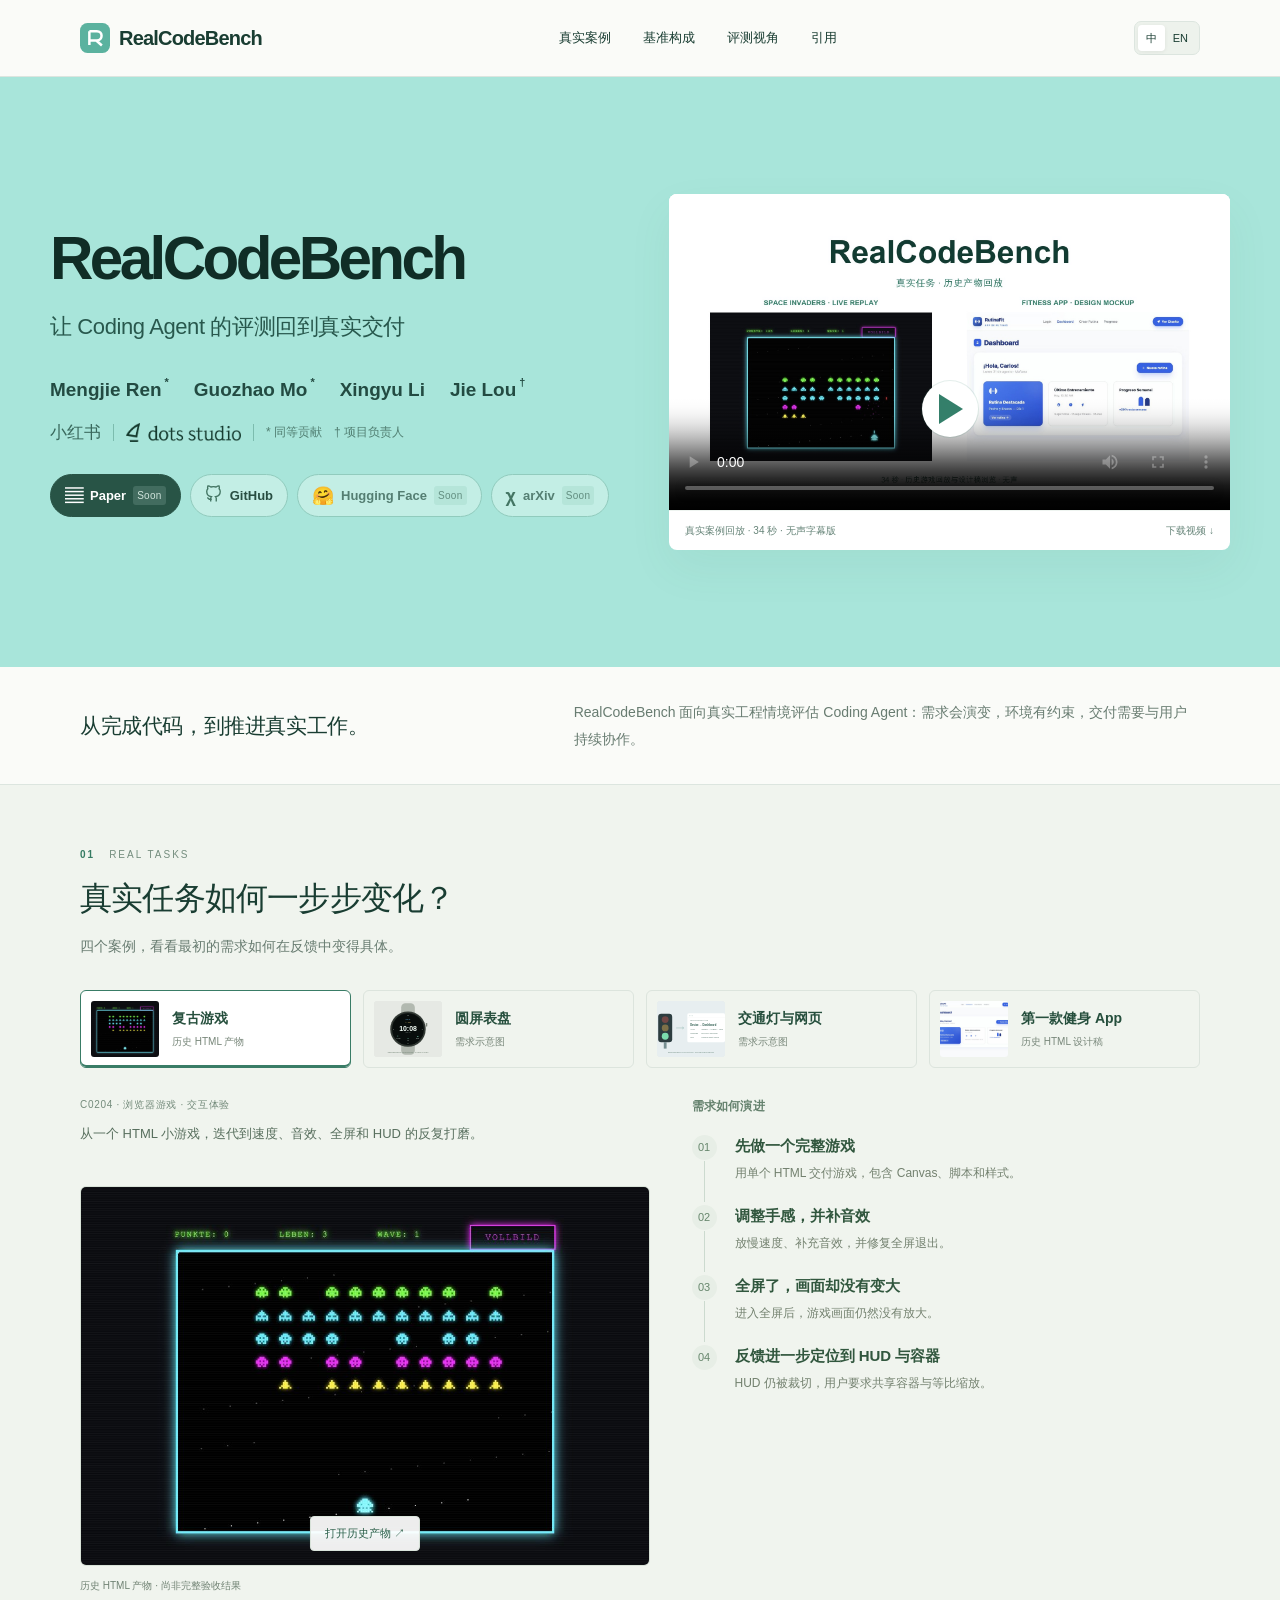
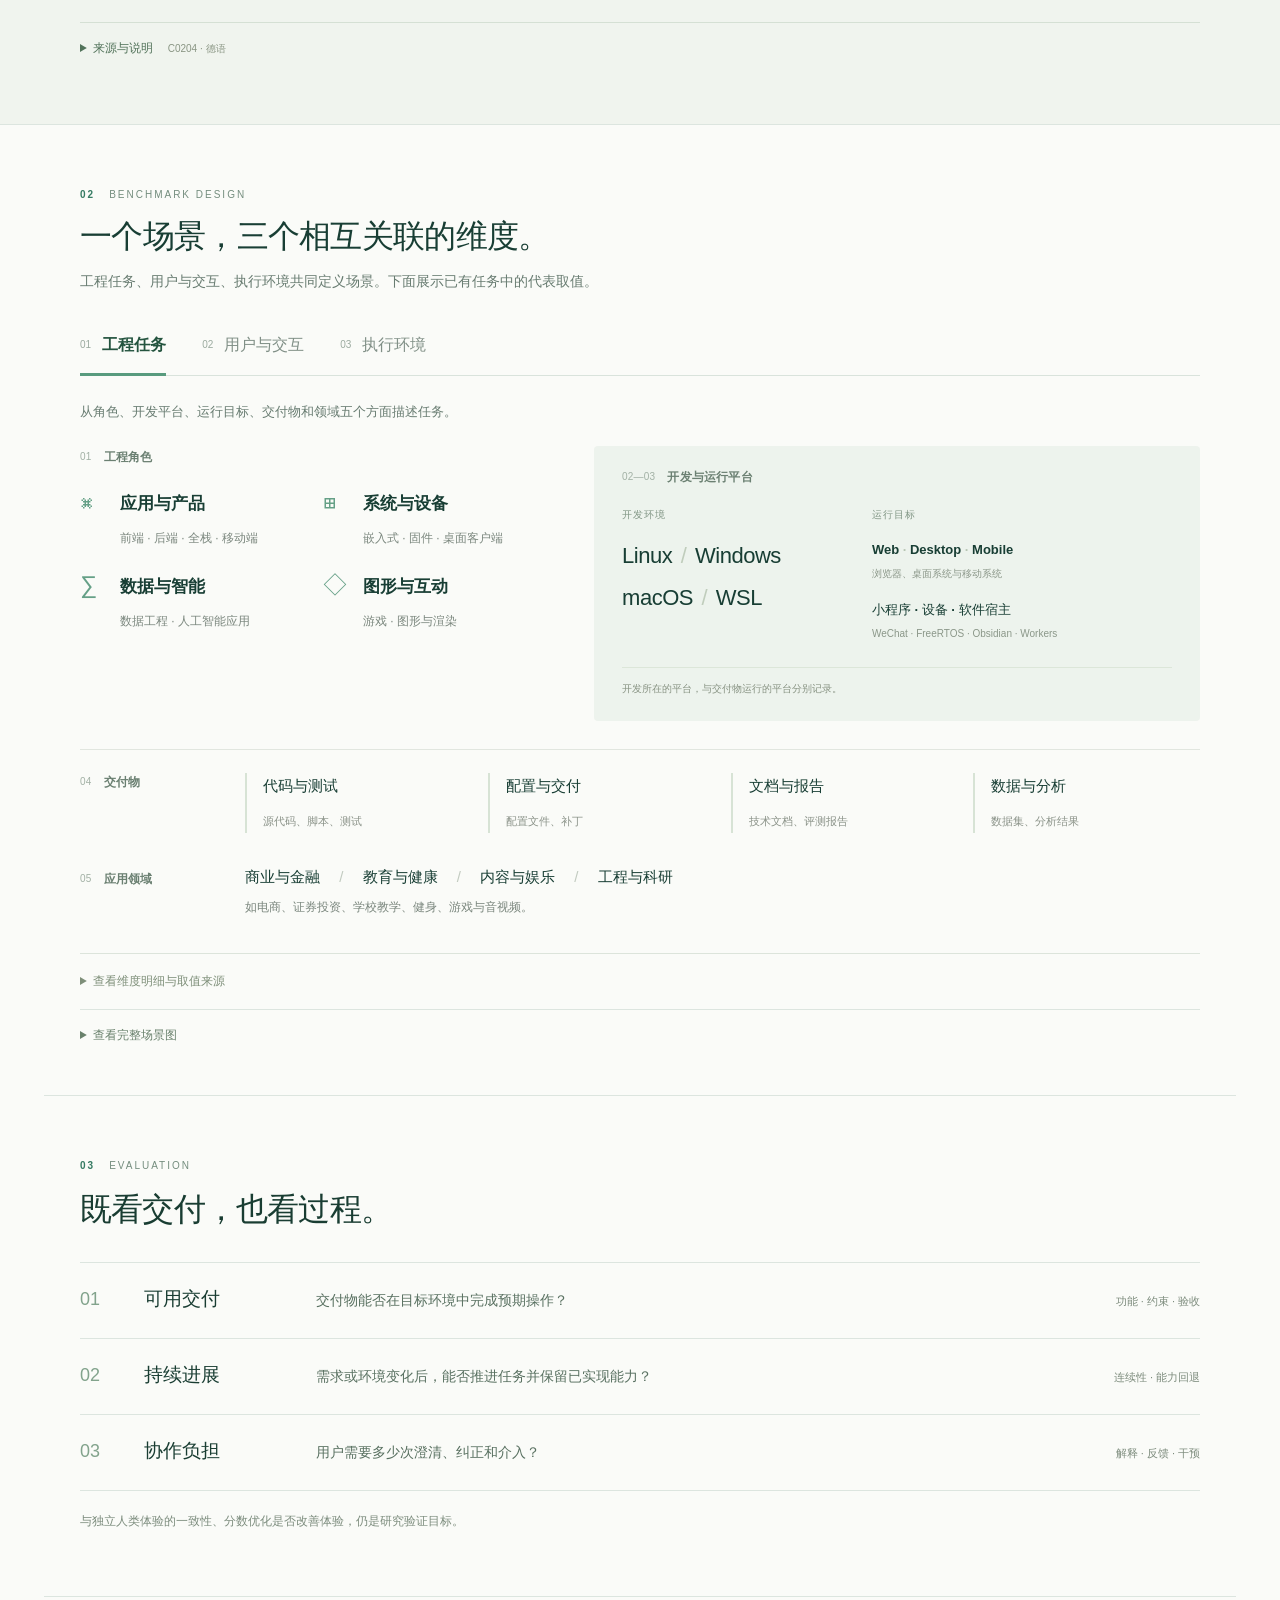
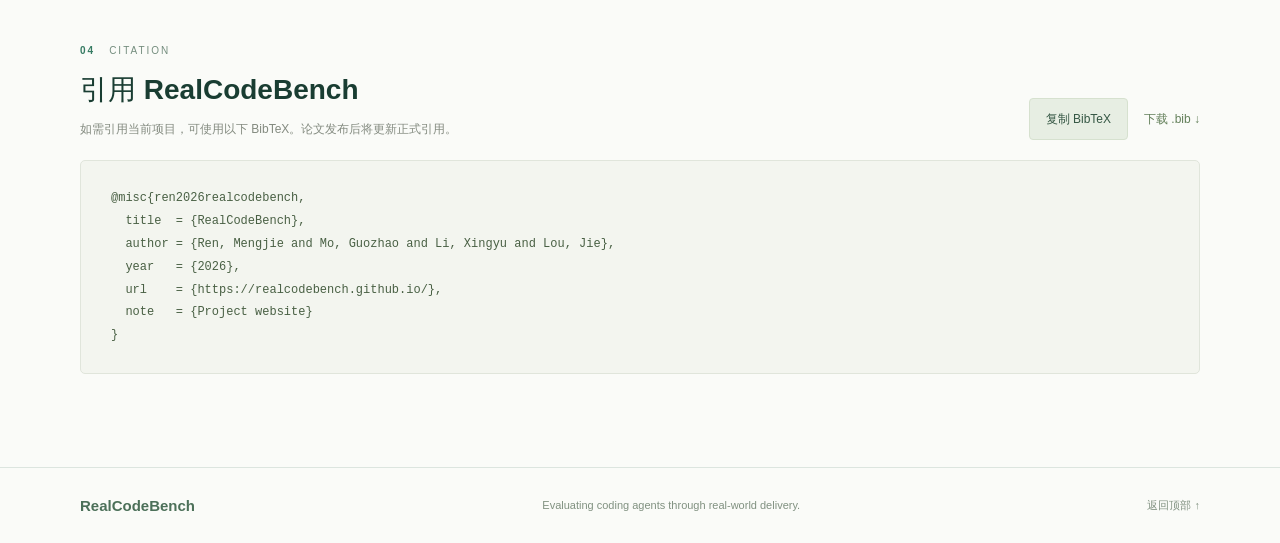
<file: index.html>
<!doctype html>
<html lang="zh-CN">
<head>
  <meta charset="utf-8"><meta name="viewport" content="width=device-width,initial-scale=1">
  <meta name="theme-color" content="#a8e5da">
  <meta name="description" content="RealCodeBench：在真实工程任务、多轮用户协作与执行环境中，评估 Coding Agent 的交付体验。">
  <title>RealCodeBench — 让评测回到真实交付</title>
  <link rel="icon" href="assets/favicon.svg" type="image/svg+xml">
  <link rel="stylesheet" href="style.css?v=529959b53f-compact">
  <link rel="stylesheet" href="hero.css?v=4710f8dd8b-compact">
  <link rel="stylesheet" href="cases.css?v=8a1656298f-compact">
  <link rel="stylesheet" href="dimensions.css?v=98af2e5701-compact">
  <script src="cases-data.js?v=7abcfd2f45-compact" defer></script>
  <script src="cases.js?v=9a51a2f873-compact" defer></script>
  <script src="dimensions-data.js?v=c6dde8786e-compact" defer></script>
  <script src="dimensions.js?v=354fd9b5eb-compact" defer></script>
  <script src="app.js?v=ac6eaac95c-compact" defer></script>
</head>
<body><div id="app"></div><dialog id="figure-dialog"><button class="close-dialog" aria-label="关闭 / Close">×</button><img alt="RealCodeBench framework" id="large-figure"></dialog></body>
</html>
</file>
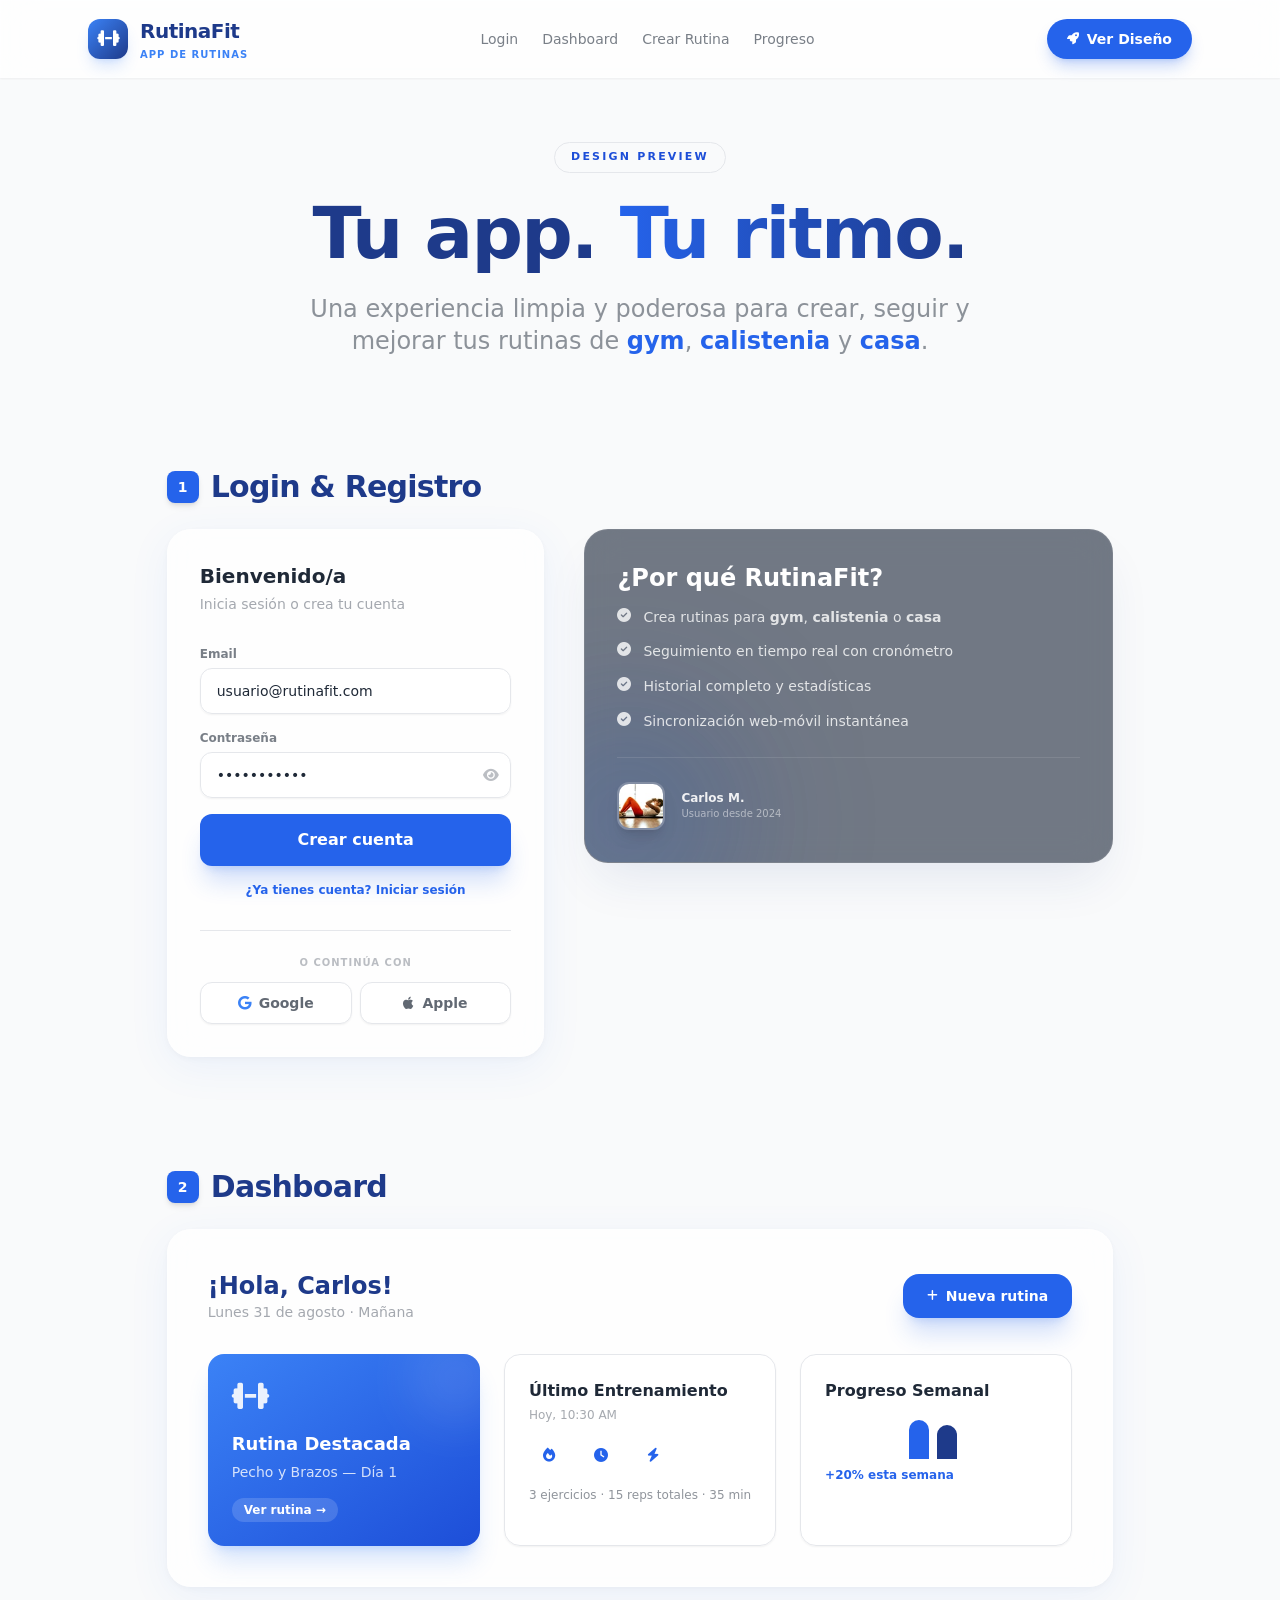
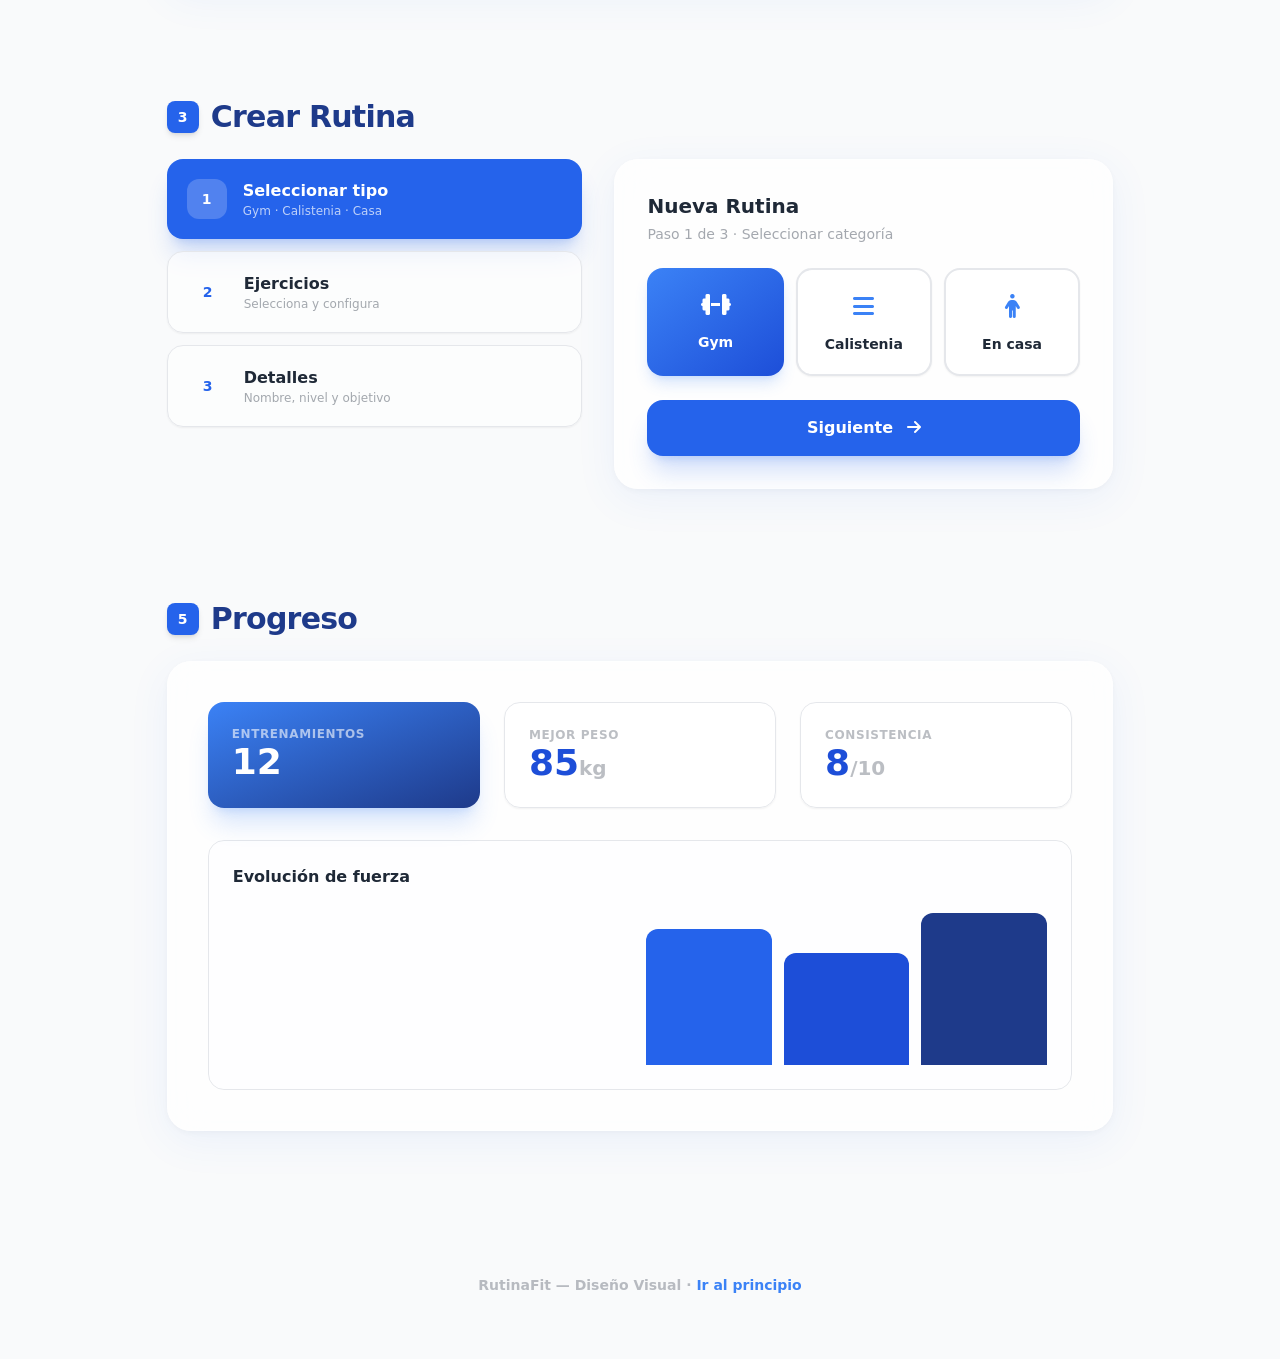
<file: assets/cases/fitness-preview.html>
<!DOCTYPE html>
<html lang="es">
<head>
<meta http-equiv="Content-Security-Policy" content="default-src 'none'; script-src 'unsafe-inline'; style-src 'self' 'unsafe-inline'; img-src 'self' data:; font-src 'self'; connect-src 'none'; form-action 'none'; base-uri 'none'">
  <meta charset="UTF-8">
  <meta name="viewport" content="width=device-width, initial-scale=1.0">
  <title>RutinaFit — Diseño Visual</title>
  
  
  
  <link rel="stylesheet" href="vendor/css/fontawesome.min.css">
  
  <style> body { font-family: 'Inter', system-ui, sans-serif; background: #F9FAFB; }
    .glass { background: rgba(255,255,255,0.72); backdrop-filter: blur(18px) saturate(1.4); -webkit-backdrop-filter: blur(18px) saturate(1.4); border: 1px solid rgba(255,255,255,0.35); }
    .glass-dark { background: rgba(30,41,59,0.62); backdrop-filter: blur(18px) saturate(1.4); -webkit-backdrop-filter: blur(18px) saturate(1.4); border: 1px solid rgba(255,255,255,0.08); }
    .card-shadow { box-shadow: 0 10px 40px rgba(59,130,246,0.08), 0 2px 8px rgba(0,0,0,0.04); }
  </style>
<link rel="stylesheet" href="fitness-preview.css"></head>
<body class="text-ink min-h-screen flex flex-col">

  <!-- NAVBAR -->
  <nav class="sticky top-0 z-50 glass border-b border-white/40 shadow-sm">
    <div class="max-w-6xl mx-auto px-6 py-4 flex items-center justify-between">
      <a href="#" class="flex items-center gap-3 group">
        <div class="w-10 h-10 rounded-xl bg-gradient-to-br from-brand-500 to-brand-900 text-white flex items-center justify-center shadow-lg shadow-brand-500/20 group-hover:shadow-brand-500/40 transition">
          <i class="fa-solid fa-dumbbell text-lg"></i>
        </div>
        <div class="leading-none">
          <span class="block text-xl font-extrabold tracking-tight text-brand-900">RutinaFit</span>
          <span class="text-[10px] font-semibold text-brand-500 tracking-widest uppercase">App de Rutinas</span>
        </div>
      </a>
      <div class="hidden md:flex items-center gap-6 text-sm font-medium text-ink/60">
        <a href="#pantalla1" class="hover:text-brand-600 transition">Login</a>
        <a href="#pantalla2" class="hover:text-brand-600 transition">Dashboard</a>
        <a href="#pantalla3" class="hover:text-brand-600 transition">Crear Rutina</a>
        <a href="#pantalla5" class="hover:text-brand-600 transition">Progreso</a>
      </div>
      <a href="#pantalla1" class="inline-flex items-center gap-2 bg-brand-600 hover:bg-brand-700 text-white text-sm font-semibold px-5 py-2.5 rounded-full shadow-lg shadow-brand-600/25 transition hover:-translate-y-0.5">
        <i class="fa-solid fa-rocket text-xs"></i> Ver Diseño
      </a>
    </div>
  </nav>

  <main class="max-w-6xl mx-auto px-6 py-16 space-y-28">

    <!-- HERO -->
    <section class="text-center space-y-6">
      <span class="inline-block bg-brand-50 text-brand-700 text-[11px] font-extrabold tracking-[0.2em] uppercase px-4 py-1.5 rounded-full border border-brand-100">Design Preview</span>
      <h1 class="text-5xl md:text-7xl font-black tracking-tight text-brand-900 leading-[1.05]">
        Tu app. <span class="text-transparent bg-clip-text bg-gradient-to-r from-brand-600 to-brand-900">Tu ritmo.</span>
      </h1>
      <p class="text-lg md:text-2xl text-ink/50 font-light max-w-2xl mx-auto leading-relaxed">
        Una experiencia limpia y poderosa para crear, seguir y mejorar tus rutinas de <span class="font-semibold text-brand-600">gym</span>, <span class="font-semibold text-brand-600">calistenia</span> y <span class="font-semibold text-brand-600">casa</span>.
      </p>
    </section>

    <!-- PANTALLA 1: LOGIN -->
    <section id="pantalla1" class="scroll-mt-28">
      <div class="flex items-center gap-3 mb-6">
        <span class="w-8 h-8 rounded-lg bg-brand-600 text-white flex items-center justify-center text-sm font-extrabold shadow-md">1</span>
        <h2 class="text-3xl font-extrabold tracking-tight text-brand-900">Login & Registro</h2>
      </div>
      <div class="grid md:grid-cols-[1fr_1.4fr] gap-10 items-start">
        <div class="glass rounded-3xl p-8 card-shadow border border-white/30 relative overflow-hidden">
          <!-- Decoración -->
          <div class="absolute -top-12 -right-12 w-32 h-32 rounded-full bg-gradient-to-br from-brand-200/40 to-brand-400/20 blur-2xl"></div>
          <h3 class="text-xl font-bold mb-1">Bienvenido/a</h3>
          <p class="text-sm text-ink/40 mb-8">Inicia sesión o crea tu cuenta</p>
          <form onsubmit="event.preventDefault();" class="space-y-4">
            <div>
              <label class="text-xs font-bold text-ink/60 mb-1.5 block">Email</label>
              <input type="email" value="usuario@rutinafit.com" class="w-full px-4 py-3 rounded-xl bg-white/80 border border-brand-100 text-sm focus:outline-none focus:ring-2 focus:ring-brand-500/40 transition shadow-sm" readonly>
            </div>
            <div>
              <label class="text-xs font-bold text-ink/60 mb-1.5 block">Contraseña</label>
              <div class="relative">
                <input type="password" value="password123" class="w-full px-4 py-3 rounded-xl bg-white/80 border border-brand-100 text-sm focus:outline-none focus:ring-2 focus:ring-brand-500/40 transition shadow-sm pr-10" readonly>
                <button type="button" onclick="this.previousElementSibling.type = this.previousElementSibling.type === 'password' ? 'text' : 'password'; this.querySelector('i').className = this.previousElementSibling.type === 'password' ? 'fa-solid fa-eye' : 'fa-solid fa-eye-slash';" class="absolute right-3 top-1/2 -translate-y-1/2 text-ink/30 hover:text-brand-600 transition text-sm">
                  <i class="fa-solid fa-eye"></i>
                </button>
              </div>
            </div>
            <button type="submit" class="w-full bg-brand-600 hover:bg-brand-700 text-white font-extrabold py-3.5 rounded-xl shadow-xl shadow-brand-600/20 hover:shadow-brand-600/30 transition hover:-translate-y-0.5">Crear cuenta</button>
            <a href="#" class="block text-center text-xs font-semibold text-brand-600 hover:text-brand-800 transition">¿Ya tienes cuenta? Iniciar sesión</a>
          </form>
          <div class="mt-8 pt-6 border-t border-brand-100/50">
            <p class="text-[10px] font-bold text-ink/30 uppercase tracking-widest mb-3 text-center">O continúa con</p>
            <div class="flex gap-2">
              <a href="#" class="flex-1 bg-white hover:bg-ink/5 border border-brand-100 rounded-xl py-2.5 flex items-center justify-center gap-2 text-sm font-semibold text-ink/70 hover:text-brand-700 transition shadow-sm">
                <i class="fa-brands fa-google text-brand-500"></i> Google
              </a>
              <a href="#" class="flex-1 bg-white hover:bg-ink/5 border border-brand-100 rounded-xl py-2.5 flex items-center justify-center gap-2 text-sm font-semibold text-ink/70 hover:text-brand-700 transition shadow-sm">
                <i class="fa-brands fa-apple text-brand-800"></i> Apple
              </a>
            </div>
          </div>
        </div>
        <div class="glass-dark rounded-3xl p-8 text-white shadow-2xl shadow-brand-900/10 relative overflow-hidden">
          <div class="absolute -bottom-20 -left-20 w-60 h-60 rounded-full bg-gradient-to-tr from-brand-500/20 to-brand-900/30 blur-3xl"></div>
          <h3 class="text-2xl font-extrabold mb-3">¿Por qué RutinaFit?</h3>
          <ul class="space-y-3 text-sm text-white/80 leading-relaxed relative z-10">
            <li class="flex gap-3"><i class="fa-solid fa-check-circle text-brand-400 mt-0.5"></i><span>Crea rutinas para <b>gym</b>, <b>calistenia</b> o <b>casa</b></span></li>
            <li class="flex gap-3"><i class="fa-solid fa-check-circle text-brand-400 mt-0.5"></i><span>Seguimiento en tiempo real con cronómetro</span></li>
            <li class="flex gap-3"><i class="fa-solid fa-check-circle text-brand-400 mt-0.5"></i><span>Historial completo y estadísticas</span></li>
            <li class="flex gap-3"><i class="fa-solid fa-check-circle text-brand-400 mt-0.5"></i><span>Sincronización web-móvil instantánea</span></li>
          </ul>
          <div class="mt-6 pt-6 border-t border-white/10 flex items-center gap-4 relative z-10">
            <img src="fitness-avatar.jpg" alt="Entrenador" class="w-12 h-12 rounded-xl object-cover border-2 border-white/20 shadow-lg">
            <div>
              <p class="text-xs font-bold text-white/90">Carlos M.</p>
              <p class="text-[10px] text-white/50">Usuario desde 2024</p>
            </div>
          </div>
        </div>
      </div>
    </section>

    <!-- PANTALLA 2: DASHBOARD -->
    <section id="pantalla2" class="scroll-mt-28">
      <div class="flex items-center gap-3 mb-6">
        <span class="w-8 h-8 rounded-lg bg-brand-600 text-white flex items-center justify-center text-sm font-extrabold shadow-md">2</span>
        <h2 class="text-3xl font-extrabold tracking-tight text-brand-900">Dashboard</h2>
      </div>
      <div class="glass rounded-3xl p-8 md:p-10 card-shadow border border-white/30">
        <div class="flex items-center justify-between mb-8">
          <div>
            <h3 class="text-2xl font-extrabold text-brand-900">¡Hola, Carlos!</h3>
            <p class="text-sm text-ink/40">Lunes 31 de agosto · Mañana</p>
          </div>
          <a href="#pantalla3" class="bg-brand-600 hover:bg-brand-700 text-white text-sm font-extrabold px-6 py-3 rounded-2xl shadow-xl shadow-brand-600/20 transition hover:-translate-y-0.5 inline-flex items-center gap-2">
            <i class="fa-solid fa-plus text-xs"></i> Nueva rutina
          </a>
        </div>
        <div class="grid md:grid-cols-3 gap-6">
          <a href="#pantalla3" class="group bg-gradient-to-br from-brand-500 to-brand-700 rounded-2xl p-6 text-white shadow-xl shadow-brand-500/20 hover:shadow-brand-500/40 hover:-translate-y-1 transition relative overflow-hidden">
            <div class="absolute -top-6 -right-6 w-24 h-24 rounded-full bg-white/10 blur-xl"></div>
            <i class="fa-solid fa-dumbbell text-3xl mb-4 opacity-90"></i>
            <h4 class="font-extrabold text-lg">Rutina Destacada</h4>
            <p class="text-white/80 text-sm mt-1">Pecho y Brazos — Día 1</p>
            <span class="mt-4 inline-block bg-white/15 text-xs font-bold px-3 py-1 rounded-full">Ver rutina →</span>
          </a>
          <div class="bg-white/60 rounded-2xl p-6 border border-brand-100/40 shadow-sm hover:shadow-md transition hover:-translate-y-0.5">
            <h4 class="font-extrabold text-base mb-1">Último Entrenamiento</h4>
            <p class="text-xs text-ink/40 mb-3">Hoy, 10:30 AM</p>
            <div class="flex gap-3 mb-3">
              <div class="w-10 h-10 rounded-lg bg-brand-50 text-brand-600 flex items-center justify-center text-sm"><i class="fa-solid fa-fire"></i></div>
              <div class="w-10 h-10 rounded-lg bg-brand-50 text-brand-600 flex items-center justify-center text-sm"><i class="fa-solid fa-clock"></i></div>
              <div class="w-10 h-10 rounded-lg bg-brand-50 text-brand-600 flex items-center justify-center text-sm"><i class="fa-solid fa-bolt"></i></div>
            </div>
            <p class="text-xs text-ink/50">3 ejercicios · 15 reps totales · 35 min</p>
          </div>
          <div class="bg-white/60 rounded-2xl p-6 border border-brand-100/40 shadow-sm hover:shadow-md transition hover:-translate-y-0.5">
            <h4 class="font-extrabold text-base mb-2">Progreso Semanal</h4>
            <div class="flex items-end gap-2 h-12 mb-2">
              <div class="w-5 rounded-t-full bg-brand-200" style="height:40%"></div>
              <div class="w-5 rounded-t-full bg-brand-300" style="height:60%"></div>
              <div class="w-5 rounded-t-full bg-brand-400" style="height:35%"></div>
              <div class="w-5 rounded-t-full bg-brand-600" style="height:80%"></div>
              <div class="w-5 rounded-t-full bg-brand-900" style="height:70%"></div>
            </div>
            <p class="text-xs text-brand-600 font-extrabold">+20% esta semana</p>
          </div>
        </div>
      </div>
    </section>

    <!-- PANTALLA 3: CREAR RUTINA -->
    <section id="pantalla3" class="scroll-mt-28">
      <div class="flex items-center gap-3 mb-6">
        <span class="w-8 h-8 rounded-lg bg-brand-600 text-white flex items-center justify-center text-sm font-extrabold shadow-md">3</span>
        <h2 class="text-3xl font-extrabold tracking-tight text-brand-900">Crear Rutina</h2>
      </div>
      <div class="grid md:grid-cols-[1fr_1.2fr] gap-8">
        <!-- Pasos -->
        <div class="space-y-3">
          <a href="#" class="flex items-center gap-4 p-5 rounded-2xl bg-brand-600 text-white shadow-xl shadow-brand-600/20 transition hover:-translate-y-0.5">
            <div class="w-10 h-10 rounded-xl bg-white/20 flex items-center justify-center text-sm font-extrabold">1</div>
            <div>
              <h4 class="font-extrabold">Seleccionar tipo</h4>
              <p class="text-xs text-white/70">Gym · Calistenia · Casa</p>
            </div>
          </a>
          <a href="#" class="flex items-center gap-4 p-5 rounded-2xl bg-white/60 border border-brand-100/40 shadow-sm hover:border-brand-300 transition hover:-translate-y-0.5">
            <div class="w-10 h-10 rounded-xl bg-brand-50 text-brand-600 flex items-center justify-center text-sm font-extrabold">2</div>
            <div>
              <h4 class="font-extrabold">Ejercicios</h4>
              <p class="text-xs text-ink/40">Selecciona y configura</p>
            </div>
          </a>
          <a href="#" class="flex items-center gap-4 p-5 rounded-2xl bg-white/60 border border-brand-100/40 shadow-sm hover:border-brand-300 transition hover:-translate-y-0.5">
            <div class="w-10 h-10 rounded-xl bg-brand-50 text-brand-600 flex items-center justify-center text-sm font-extrabold">3</div>
            <div>
              <h4 class="font-extrabold">Detalles</h4>
              <p class="text-xs text-ink/40">Nombre, nivel y objetivo</p>
            </div>
          </a>
        </div>
        <!-- Formulario -->
        <div class="glass rounded-3xl p-8 card-shadow border border-white/30">
          <h3 class="text-xl font-extrabold mb-1">Nueva Rutina</h3>
          <p class="text-sm text-ink/40 mb-6">Paso 1 de 3 · Seleccionar categoría</p>
          <div class="grid grid-cols-3 gap-3 mb-6">
            <a href="#" class="group p-5 rounded-2xl bg-gradient-to-br from-brand-500 to-brand-700 text-white text-center shadow-lg shadow-brand-500/20 hover:-translate-y-1 transition">
              <i class="fa-solid fa-dumbbell text-2xl mb-3"></i>
              <h5 class="font-extrabold text-sm">Gym</h5>
            </a>
            <a href="#" class="group p-5 rounded-2xl bg-white border-2 border-brand-200/50 text-center hover:border-brand-500 hover:-translate-y-1 transition shadow-sm">
              <i class="fa-solid fa-bars text-2xl mb-3 text-brand-500"></i>
              <h5 class="font-extrabold text-sm text-ink">Calistenia</h5>
            </a>
            <a href="#" class="group p-5 rounded-2xl bg-white border-2 border-brand-200/50 text-center hover:border-brand-500 hover:-translate-y-1 transition shadow-sm">
              <i class="fa-solid fa-person text-2xl mb-3 text-brand-500"></i>
              <h5 class="font-extrabold text-sm text-ink">En casa</h5>
            </a>
          </div>
          <button class="w-full bg-brand-600 hover:bg-brand-700 text-white font-extrabold py-4 rounded-2xl shadow-xl shadow-brand-600/20 transition hover:-translate-y-0.5">Siguiente <i class="fa-solid fa-arrow-right ml-2"></i></button>
        </div>
      </div>
    </section>

    <!-- PANTALLA 5: PROGRESO -->
    <section id="pantalla5" class="scroll-mt-28">
      <div class="flex items-center gap-3 mb-6">
        <span class="w-8 h-8 rounded-lg bg-brand-600 text-white flex items-center justify-center text-sm font-extrabold shadow-md">5</span>
        <h2 class="text-3xl font-extrabold tracking-tight text-brand-900">Progreso</h2>
      </div>
      <div class="glass rounded-3xl p-8 md:p-10 card-shadow border border-white/30">
        <div class="grid md:grid-cols-3 gap-6 mb-8">
          <div class="bg-gradient-to-br from-brand-500 to-brand-900 rounded-2xl p-6 text-white shadow-xl shadow-brand-500/20">
            <p class="text-xs text-white/60 font-bold uppercase tracking-wider">Entrenamientos</p>
            <p class="text-4xl font-black">12</p>
          </div>
          <div class="bg-white/80 rounded-2xl p-6 border border-brand-100/30 shadow-sm">
            <p class="text-xs text-ink/30 font-bold uppercase tracking-wider">Mejor peso</p>
            <p class="text-4xl font-black text-brand-700">85<span class="text-xl text-ink/30">kg</span></p>
          </div>
          <div class="bg-white/80 rounded-2xl p-6 border border-brand-100/30 shadow-sm">
            <p class="text-xs text-ink/30 font-bold uppercase tracking-wider">Consistencia</p>
            <p class="text-4xl font-black text-brand-700">8<span class="text-xl text-ink/30">/10</span></p>
          </div>
        </div>
        <div class="bg-white/40 rounded-2xl p-6 border border-brand-100/30">
          <h4 class="font-extrabold mb-4">Evolución de fuerza</h4>
          <div class="h-40 flex items-end gap-3">
            <div class="flex-1 rounded-t-xl bg-brand-200 hover:bg-brand-400 transition" style="height:35%"></div>
            <div class="flex-1 rounded-t-xl bg-brand-300 hover:bg-brand-500 transition" style="height:55%"></div>
            <div class="flex-1 rounded-t-xl bg-brand-400 hover:bg-brand-600 transition" style="height:45%"></div>
            <div class="flex-1 rounded-t-xl bg-brand-600 hover:bg-brand-700 transition" style="height:85%"></div>
            <div class="flex-1 rounded-t-xl bg-brand-700 hover:bg-brand-900 transition" style="height:70%"></div>
            <div class="flex-1 rounded-t-xl bg-brand-900" style="height:95%"></div>
          </div>
        </div>
      </div>
    </section>

    <!-- FOOTER -->
    <footer class="text-center text-sm text-ink/30 pt-8">
      <p class="font-semibold">RutinaFit — Diseño Visual · <a href="#pantalla1" class="text-brand-500 hover:text-brand-700">Ir al principio</a></p>
    </footer>

  </main>
</body>
</html>
</file>
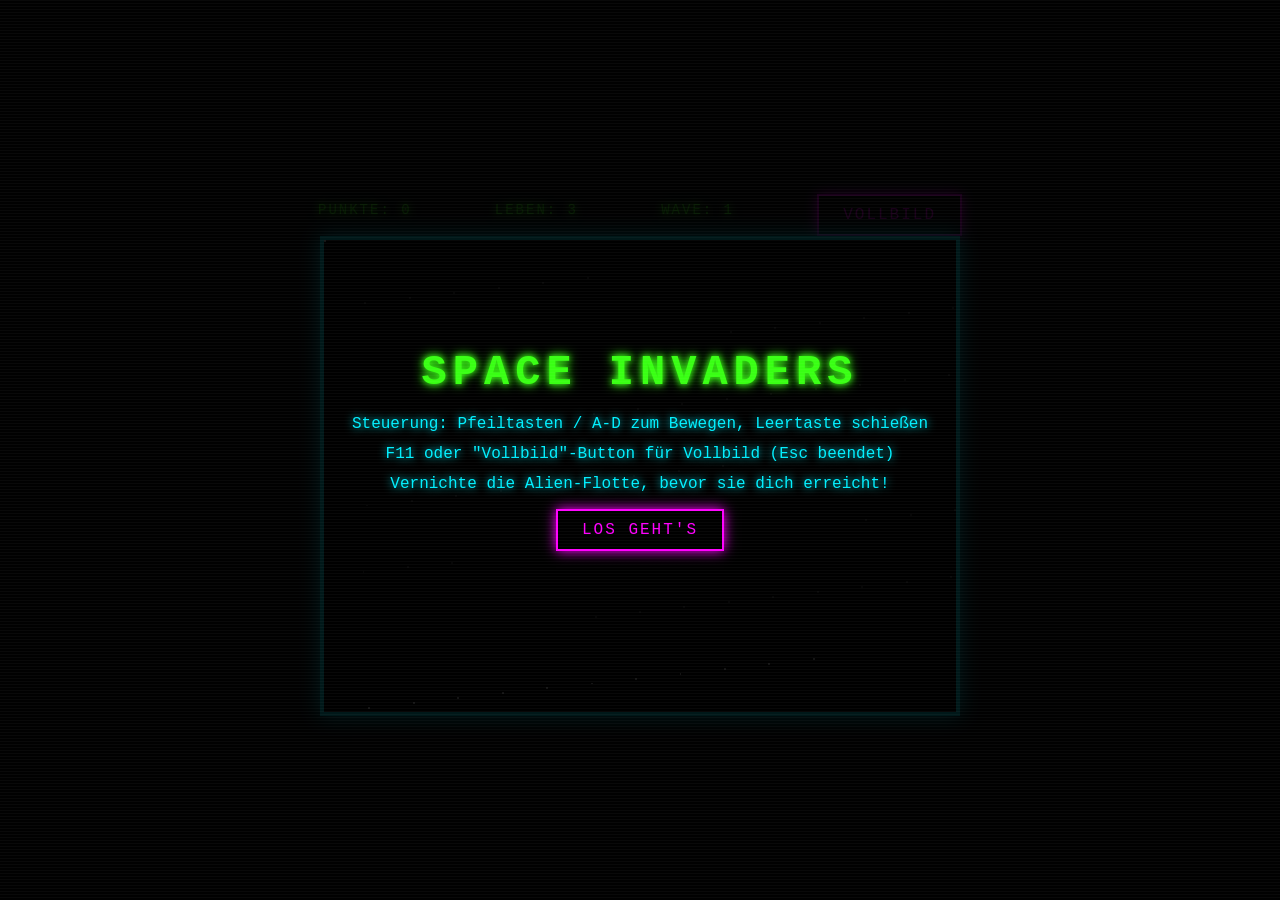
<file: assets/cases/space-invaders.html>
<!DOCTYPE html>
<html lang="de">
<head>
<meta http-equiv="Content-Security-Policy" content="default-src 'none'; script-src 'unsafe-inline'; style-src 'self' 'unsafe-inline'; img-src 'self' data:; font-src 'self'; connect-src 'none'; form-action 'none'; base-uri 'none'">
  <meta charset="UTF-8" />
  <meta name="viewport" content="width=device-width, initial-scale=1.0" />
  <title>SPACE INVADERS</title>
  <style>
    :root {
      --bg: #0b0c10;
      --green: #39ff14;
      --cyan: #00f0ff;
      --magenta: #ff00ff;
      --yellow: #fff200;
      --red: #ff2a2a;
      --panel: #16181d;
    }

    * { box-sizing: border-box; margin: 0; padding: 0; }

    html, body { height: 100%; margin:0; }

    body {
      background: var(--bg);
      color: var(--green);
      font-family: "Courier New", Courier, monospace;
      min-height: 100vh;
      overflow: hidden;
      display: flex;
      align-items: center;
      justify-content: center;
      text-shadow: 0 0 6px var(--green), 0 0 12px var(--green);
    }

    /* Hauptcontainer: normal klein/mitte, im Vollbild skaliert und zentriert */
    #game-container {
      position: relative;
      width: 660px;
      margin: auto;
      display: flex;
      flex-direction: column;
      align-items: center;
    }

    /* HUD bleibt immer sichtbar oben im Container */
    #hud {
      width: 100%;
      display: flex;
      justify-content: space-between;
      align-items: center;
      padding: 0 8px;
      font-size: 14px;
      letter-spacing: 2px;
      text-transform: uppercase;
    }

    #hud span { display: inline-block; }

    /* Canvas: feste Größe im Normalmodus */
    #game {
      width: 640px;
      height: 480px;
      background: #000;
      border: 4px solid var(--cyan);
      box-shadow: 0 0 20px var(--cyan), inset 0 0 40px rgba(0, 240, 255, 0.08);
      image-rendering: pixelated;
    }

    /* Overlay-Bildschirme liegen über allem */
    .screen {
      position: fixed;
      inset: 0;
      background: rgba(0, 0, 0, 0.9);
      display: flex;
      flex-direction: column;
      align-items: center;
      justify-content: center;
      text-align: center;
      padding: 20px;
      z-index: 10;
    }

    .screen.hidden { display: none; }

    .screen h1 {
      font-size: 42px;
      margin-bottom: 12px;
      letter-spacing: 6px;
    }

    .screen p {
      font-size: 16px;
      margin: 6px 0;
      color: var(--cyan);
      text-shadow: 0 0 8px var(--cyan);
    }

    .screen .score-line {
      font-size: 24px;
      color: var(--yellow);
      margin: 16px 0;
      text-shadow: 0 0 8px var(--yellow);
    }

    button {
      margin-top: 10px;
      padding: 10px 24px;
      font-family: inherit;
      font-size: 16px;
      letter-spacing: 2px;
      text-transform: uppercase;
      background: transparent;
      border: 2px solid var(--magenta);
      color: var(--magenta);
      cursor: pointer;
      box-shadow: 0 0 12px var(--magenta);
      transition: background 0.2s, color 0.2s;
    }

    button:hover {
      background: var(--magenta);
      color: #000;
    }

    #scanlines {
      position: fixed;
      inset: 0;
      pointer-events: none;
      background: repeating-linear-gradient(
        to bottom,
        rgba(255, 255, 255, 0.03) 0px,
        rgba(255, 255, 255, 0.03) 1px,
        transparent 1px,
        transparent 3px
      );
      z-index: 100;
    }

    /* Vollbildmodus: Container füllt den Viewport und zentriert seinen Inhalt */
    #game-container:fullscreen {
      width: 100vw;
      height: 100vh;
      margin: 0;
      align-items: center;
      justify-content: center;
    }

    /* Im Vollbild soll das Canvas proportional skaliert werden, HUD bleibt oben sichtbar */
    #game-container:fullscreen #hud {
      /* HUD nimmt nur so viel Platz wie nötig ein, bleibt aber sichtbar */
      font-size: clamp(12px, 2vw, 18px);
      padding: 8px 16px;
    }

    #game-container:fullscreen #game {
      width: auto;
      height: auto;
      max-width: 90vw;
      max-height: 90vh;
      object-fit: contain;
    }
  </style>
</head>
<body>
  <div id="scanlines"></div>
  <div id="game-container">
    <div id="hud">
      <span id="scoreDisplay">PUNKTE: 0</span>
      <span id="livesDisplay">LEBEN: 3</span>
      <span id="waveDisplay">WAVE: 1</span>
      <button id="fsBtn" title="Vollbild (Esc bricht ab)">Vollbild</button>
    </div>
    <canvas id="game" width="640" height="480"></canvas>
  </div>

  <div id="startScreen" class="screen">
    <h1>SPACE INVADERS</h1>
    <p>Steuerung: Pfeiltasten / A-D zum Bewegen, Leertaste schießen</p>
    <p>F11 oder "Vollbild"-Button für Vollbild (Esc beendet)</p>
    <p>Vernichte die Alien-Flotte, bevor sie dich erreicht!</p>
    <button id="startBtn">Los geht's</button>
  </div>

  <div id="gameOverScreen" class="screen hidden">
    <h1>GAME OVER</h1>
    <div class="score-line" id="finalScore">PUNKTE: 0</div>
    <button id="restartBtn">Nochmal</button>
  </div>

  <div id="winScreen" class="screen hidden">
    <h1>SIEG!</h1>
    <div class="score-line" id="winScore">PUNKTE: 0</div>
    <button id="winBtn">Neues Spiel</button>
  </div>

  <script>
    const canvas = document.getElementById('game');
    const ctx = canvas.getContext('2d');
    const container = document.getElementById('game-container');
    const scoreDisplay = document.getElementById('scoreDisplay');
    const livesDisplay = document.getElementById('livesDisplay');
    const waveDisplay = document.getElementById('waveDisplay');
    const startScreen = document.getElementById('startScreen');
    const gameOverScreen = document.getElementById('gameOverScreen');
    const winScreen = document.getElementById('winScreen');
    const finalScore = document.getElementById('finalScore');
    const winScore = document.getElementById('winScore');
    const startBtn = document.getElementById('startBtn');
    const restartBtn = document.getElementById('restartBtn');
    const winBtn = document.getElementById('winBtn');
    const fsBtn = document.getElementById('fsBtn');

    const PIXEL = 3;
    const W = canvas.width;
    const H = canvas.height;

    const STATE = { START: 0, PLAYING: 1, GAMEOVER: 2, WIN: 3 };
    let state = STATE.START;

    let score = 0;
    let lives = 3;
    let wave = 1;
    let frameCount = 0;
    let alienStepCounter = 0;

    const keys = {};

    const SHIP = {
      width: 27,
      height: 24,
      speed: 3.0,
      x: W / 2,
      y: H - 44,
      shootCooldown: 0,
      shootDelay: 25,
    };

    const PLAYER_PIXELS = [
      [0,0,0,1,1,1,0,0,0],
      [0,0,1,1,1,1,1,0,0],
      [0,1,1,1,1,1,1,1,0],
      [1,1,0,1,1,1,0,1,1],
      [1,1,1,1,1,1,1,1,1],
      [0,0,1,0,1,0,1,0,0],
      [0,1,1,1,1,1,1,1,0],
      [1,0,1,1,1,1,1,0,1],
    ];

    let bullets = [];
    let alienBullets = [];
    let aliens = [];
    let particles = [];

    const ALIEN_COLORS = ['#39ff14', '#00f0ff', '#ff00ff', '#fff200'];
    const ALIEN_POINTS = [30, 20, 10, 5];

    const ALIEN_SHAPES = [
      [
        [0,0,1,1,1,0,0],
        [0,1,0,1,0,1,0],
        [1,1,1,1,1,1,1],
        [1,0,1,1,1,0,1],
        [1,1,1,1,1,1,1],
        [0,0,1,0,1,0,0],
      ],
      [
        [0,0,0,1,0,0,0],
        [0,0,1,1,1,0,0],
        [0,1,1,1,1,1,0],
        [1,0,0,1,0,0,1],
        [1,1,1,1,1,1,1],
        [1,0,1,0,1,0,1],
      ],
      [
        [0,0,1,1,1,0,0],
        [0,1,1,1,1,1,0],
        [1,1,0,1,0,1,1],
        [1,1,1,1,1,1,1],
        [0,1,0,1,0,1,0],
        [0,1,1,0,1,1,0],
      ],
      [
        [0,0,0,1,0,0,0],
        [0,0,1,1,1,0,0],
        [0,0,1,1,1,0,0],
        [0,1,1,1,1,1,0],
        [1,0,1,1,1,0,1],
        [0,0,0,0,0,0,0],
      ],
    ];

    // Web Audio
    const AudioContext = window.AudioContext || window.webkitAudioContext;
    let audioCtx = null;
    function ensureAudio() {
      if (!audioCtx) audioCtx = new AudioContext();
      else if (audioCtx.state === 'suspended') audioCtx.resume();
    }
    function playTone(freq, dur, type, vol) {
      ensureAudio();
      const osc = audioCtx.createOscillator();
      const gain = audioCtx.createGain();
      osc.connect(gain);
      gain.connect(audioCtx.destination);
      osc.frequency.value = freq;
      osc.type = type || 'square';
      vol = vol != null ? vol : 0.12;
      const t = audioCtx.currentTime;
      gain.gain.setValueAtTime(vol, t);
      gain.gain.exponentialRampToValueAtTime(0.0001, t + dur + 0.03);
      osc.start(t);
      osc.stop(t + dur + 0.05);
    }
    function playShoot() {
      playTone(330, 0.05, 'square', 0.08);
      playTone(165, 0.08, 'triangle', 0.06);
    }
    function playHit() {
      playTone(98, 0.18, 'sawtooth', 0.15);
    }
    function playExplosion() {
      const notes = [147, 123, 98, 73];
      notes.forEach((n, i) => {
        setTimeout(() => playTone(n, 0.22, 'sawtooth', 0.18), i * 45);
      });
    }
    function playTick() {
      playTone(220, 0.03, 'square', 0.04);
    }

    function reset() {
      score = 0;
      lives = 3;
      wave = 1;
      frameCount = 0;
      alienStepCounter = 0;
      bullets = [];
      alienBullets = [];
      particles = [];
      SHIP.x = W / 2;
      SHIP.y = H - 44;
      SHIP.shootCooldown = 0;
      spawnAliens();
      updateHUD();
    }

    function spawnAliens() {
      aliens = [];
      const cols = 11;
      const rows = 5;
      const startX = (W - cols * 40) / 2 + 10;
      const startY = 60;
      const w = 7 * PIXEL * 1.4;
      const h = 6 * PIXEL * 1.4;

      for (let r = 0; r < rows; r++) {
        const shapeIndex = r < 1 ? 0 : r < 2 ? 1 : r < 4 ? 2 : 3;
        const colorIndex = r < 1 ? 0 : r < 3 ? 1 : r < 4 ? 2 : 3;
        for (let c = 0; c < cols; c++) {
          if (Math.random() > 0.12) {
            aliens.push({
              x: startX + c * 40,
              y: startY + r * 40,
              w: w,
              h: h,
              shape: ALIEN_SHAPES[shapeIndex],
              color: ALIEN_COLORS[colorIndex],
              points: ALIEN_POINTS[Math.min(Math.floor(r / 1.5) + (r >= 4 ? 1 : 0), 3)],
            });
          }
        }
      }
    }

    let alienDir = 1;

    function updateHUD() {
      scoreDisplay.textContent = 'PUNKTE: ' + score;
      livesDisplay.textContent = 'LEBEN: ' + lives;
      waveDisplay.textContent = 'WAVE: ' + wave;
    }

    function drawPixelArt(x, y, pixels, color, scale) {
      ctx.fillStyle = color;
      for (let r = 0; r < pixels.length; r++) {
        for (let c = 0; c < pixels[r].length; c++) {
          if (pixels[r][c]) {
            ctx.fillRect(x + c * scale, y + r * scale, scale, scale);
          }
        }
      }
    }

    function drawPlayer() {
      ctx.shadowBlur = 8;
      ctx.shadowColor = '#00f0ff';
      drawPixelArt(SHIP.x - SHIP.width/2, SHIP.y - SHIP.height/2, PLAYER_PIXELS, '#00f0ff', PIXEL);
      drawPixelArt(SHIP.x - SHIP.width/2, SHIP.y - SHIP.height/2, PLAYER_PIXELS, '#88ffff', PIXEL);
      ctx.shadowBlur = 0;
    }

    function drawAlien(alien) {
      ctx.shadowBlur = 6;
      ctx.shadowColor = alien.color;
      drawPixelArt(alien.x, alien.y, alien.shape, alien.color, 3);
      ctx.shadowBlur = 0;
    }

    function spawnParticles(x, y, color, count) {
      for (let i = 0; i < count; i++) {
        particles.push({
          x, y,
          vx: (Math.random() - 0.5) * 6,
          vy: (Math.random() - 0.5) * 6,
          life: 30 + Math.random() * 20,
          maxLife: 50,
          color,
          size: Math.random() > 0.5 ? 2 : 3,
        });
      }
    }

    function bulletRect(b) { return { x: b.x, y: b.y, w: 3, h: 12 }; }
    function alienBulletRect(b) { return { x: b.x, y: b.y, w: 3, h: 10 }; }
    function alienRect(a) { return { x: a.x, y: a.y, w: a.w, h: a.h }; }
    function playerRect() { return { x: SHIP.x - SHIP.width/2, y: SHIP.y - SHIP.height/2, w: SHIP.width, h: SHIP.height }; }

    function rectsOverlap(r1, r2) {
      return r1.x < r2.x + r2.w &&
             r1.x + r1.w > r2.x &&
             r1.y < r2.y + r2.h &&
             r1.y + r1.h > r2.y;
    }

    function playerShoot() {
      if (SHIP.shootCooldown > 0) return;
      bullets.push({ x: SHIP.x - 2, y: SHIP.y - SHIP.height/2, speed: -6 });
      SHIP.shootCooldown = SHIP.shootDelay;
      playShoot();
    }

    function update() {
      if (state !== STATE.PLAYING) return;
      frameCount++;

      if (keys['ArrowLeft'] || keys['a']) SHIP.x = Math.max(SHIP.width/2, SHIP.x - SHIP.speed);
      if (keys['ArrowRight'] || keys['d']) SHIP.x = Math.min(W - SHIP.width/2, SHIP.x + SHIP.speed);
      if (keys[' ']) playerShoot();
      if (keys['Enter'] && frameCount % 5 === 0) playerShoot();
      if (SHIP.shootCooldown > 0) SHIP.shootCooldown--;

      bullets = bullets.filter(b => {
        b.y += b.speed;
        return b.y > -20;
      });

      if (frameCount % 90 === 0 && aliens.length > 0) {
        const shooter = aliens[Math.floor(Math.random() * aliens.length)];
        alienBullets.push({ x: shooter.x + shooter.w/2, y: shooter.y + shooter.h, speed: 2 + wave * 0.15 });
      }
      alienBullets = alienBullets.filter(b => {
        b.y += b.speed;
        return b.y < H + 10;
      });

      let edgeHit = false;
      const stepX = 1.3 + wave * 0.06;
      const stepY = 6;
      let maxX = -Infinity, minX = Infinity;
      for (const a of aliens) {
        maxX = Math.max(maxX, a.x + a.w);
        minX = Math.min(minX, a.x);
      }
      if (maxX + stepX * alienDir > W || minX + stepX * alienDir < 0) edgeHit = true;

      for (const a of aliens) {
        a.x += stepX * alienDir;
        if (edgeHit) a.y += stepY;
      }
      if (edgeHit) alienDir *= -1;

      alienStepCounter++;
      const tickInterval = Math.max(3, Math.floor(16 - stepX * 2));
      if (alienStepCounter >= tickInterval) {
        playTick();
        alienStepCounter = 0;
      }

      for (let i = bullets.length - 1; i >= 0; i--) {
        const b = bullets[i];
        const br = bulletRect(b);
        let hit = false;
        for (let j = aliens.length - 1; j >= 0; j--) {
          const a = aliens[j];
          if (rectsOverlap(br, alienRect(a))) {
            spawnParticles(a.x + a.w/2, a.y + a.h/2, a.color, 12);
            score += a.points;
            playHit();
            aliens.splice(j, 1);
            hit = true;
            break;
          }
        }
        if (hit) bullets.splice(i, 1);
      }

      for (let i = alienBullets.length - 1; i >= 0; i--) {
        const b = alienBullets[i];
        const br = alienBulletRect(b);
        if (rectsOverlap(br, playerRect())) {
          spawnParticles(SHIP.x, SHIP.y, '#00f0ff', 20);
          playExplosion();
          alienBullets.splice(i, 1);
          lives--;
          SHIP.x = W / 2;
          updateHUD();
          if (lives <= 0) {
            gameOver();
            return;
          }
        }
      }

      const shipTop = SHIP.y - SHIP.height/2;
      for (const a of aliens) {
        if (a.y + a.h >= shipTop) {
          gameOver();
          return;
        }
      }

      if (aliens.length === 0) {
        wave++;
        spawnAliens();
        updateHUD();
        if (wave > 5) win();
      }

      updateHUD();

      particles = particles.filter(p => {
        p.x += p.vx;
        p.y += p.vy;
        p.life--;
        return p.life > 0;
      });
    }

    function draw() {
      ctx.clearRect(0, 0, W, H);
      ctx.fillStyle = '#000';
      ctx.fillRect(0, 0, W, H);

      ctx.fillStyle = '#fff';
      for (let i = 0; i < 60; i++) {
        const sx = (i * 137 % W);
        const sy = (i * 191 % H);
        ctx.globalAlpha = (i % 5 === 0) ? 0.8 : 0.3;
        ctx.fillRect(sx, sy, 2, 2);
      }
      ctx.globalAlpha = 1;

      if (state === STATE.PLAYING || state === STATE.GAMEOVER || state === STATE.WIN) {
        drawPlayer();
        for (const b of bullets) {
          ctx.fillStyle = '#00f0ff';
          ctx.shadowBlur = 8; ctx.shadowColor = '#00f0ff';
          ctx.fillRect(b.x, b.y, 3, 12);
          ctx.shadowBlur = 0;
        }
        for (const b of alienBullets) {
          ctx.fillStyle = '#ff2a2a';
          ctx.shadowBlur = 8; ctx.shadowColor = '#ff2a2a';
          ctx.fillRect(b.x, b.y, 3, 10);
          ctx.shadowBlur = 0;
        }
        for (const a of aliens) drawAlien(a);
        for (const p of particles) {
          ctx.globalAlpha = Math.max(0, p.life / p.maxLife);
          ctx.fillStyle = p.color;
          ctx.fillRect(p.x, p.y, p.size, p.size);
        }
        ctx.globalAlpha = 1;
      }
    }

    function gameOver() {
      state = STATE.GAMEOVER;
      finalScore.textContent = 'PUNKTE: ' + score;
      gameOverScreen.classList.remove('hidden');
      playExplosion();
    }

    function win() {
      state = STATE.WIN;
      winScore.textContent = 'PUNKTE: ' + score;
      winScreen.classList.remove('hidden');
      const notes = [147, 185, 220, 277, 330, 392];
      notes.forEach((n, i) => {
        setTimeout(() => playTone(n, 0.16, 'triangle', 0.14), i * 110);
      });
    }

    function startGame() {
      startScreen.classList.add('hidden');
      gameOverScreen.classList.add('hidden');
      winScreen.classList.add('hidden');
      reset();
      ensureAudio();
      state = STATE.PLAYING;
    }

    startBtn.addEventListener('click', startGame);
    restartBtn.addEventListener('click', startGame);
    winBtn.addEventListener('click', startGame);

    window.addEventListener('keydown', e => {
      if (e.key === 'Escape' && isFullscreen()) {
        exitFullscreen();
        e.preventDefault();
        return;
      }
      keys[e.key] = true;
      if (e.key === ' ' && state === STATE.PLAYING) e.preventDefault();
      if (e.key === ' ' && (state === STATE.START || state === STATE.GAMEOVER || state === STATE.WIN)) startGame();
      if (e.key === 'Enter' && (state === STATE.START || state === STATE.GAMEOVER || state === STATE.WIN)) startGame();
    });
    window.addEventListener('keyup', e => { keys[e.key] = false; });

    // Fullscreen handling
    function isFullscreen() {
      return !!(document.fullscreenElement || document.webkitFullscreenElement);
    }
    function updateFsBtn() {
      fsBtn.textContent = isFullscreen() ? '✕ Vollbild' : 'Vollbild';
    }
    async function enterFullscreen() {
      ensureAudio();
      try {
        await container.requestFullscreen();
      } catch (e) {
        // Fallback: nothing
      }
    }
    async function exitFullscreen() {
      try {
        await document.exitFullscreen();
      } catch (e) {}
    }
    fsBtn.addEventListener('click', async () => {
      if (isFullscreen()) await exitFullscreen();
      else await enterFullscreen();
    });
    document.addEventListener('fullscreenchange', () => {
      setTimeout(updateFsBtn, 100);
      if (document.fullscreenElement && audioCtx && audioCtx.state !== 'running')
        audioCtx.resume();
    });

    // Klick irgendwo erzeugt AudioContext (Browser verlangen Nutzerinteraktion)
    ['click', 'keydown'].forEach(ev => {
      window.addEventListener(ev, function once() {
        ensureAudio();
        window.removeEventListener(ev, once);
      });
    });

    function loop() {
      update();
      draw();
      requestAnimationFrame(loop);
    }

    reset();
    draw();
    loop();
  </script>
</body>
</html>
</file>
<file: style.css>
:root{--ink:#193d32;--muted:#687c71;--accent:#367b63;--line:#dce5df;--paper:#fafbf8;--mint:#eaf3ed;--sans:-apple-system,BlinkMacSystemFont,'PingFang SC','Microsoft YaHei',sans-serif;--display:var(--sans)}
*{box-sizing:border-box}html{scroll-behavior:smooth;scroll-padding-top:90px}body{margin:0;background:var(--paper);color:var(--ink);font-family:var(--sans);font-size:16px;line-height:1.7}button,a,input{touch-action:manipulation}a{color:inherit;text-decoration:none}button{font:inherit;color:inherit;cursor:pointer;border:0}button:disabled{cursor:default}button:focus-visible,a:focus-visible,summary:focus-visible{outline:2px solid var(--accent);outline-offset:5px}h1,h2,h3,p{margin:0}h1,h2,h3{line-height:1.3}::selection{background:#cbe9da}img{max-width:100%;display:block}.wrap{max-width:1192px;margin:auto;padding-inline:36px}.skip{position:fixed;top:-60px;left:12px;background:white;padding:8px;z-index:50}.skip:focus{top:10px}
.topbar{position:sticky;top:0;z-index:10;background:rgba(250,251,248,.95);border-bottom:1px solid var(--line);backdrop-filter:blur(12px)}.nav{height:76px;display:flex;align-items:center;justify-content:space-between;gap:24px}.brand{display:flex;align-items:center;gap:9px;font-weight:700;font-size:20px;letter-spacing:-.8px;white-space:nowrap}.brand img{width:30px;height:30px}.nav-links{display:flex;gap:32px;font-size:13px;font-weight:500}.nav-links a:hover{color:var(--accent)}.lang{display:flex;background:#edf2ec;border:1px solid var(--line);padding:3px;border-radius:7px;flex-shrink:0}.lang button{font-size:11px;background:none;border-radius:4px;padding:4px 8px}.lang button[aria-pressed=true]{background:white;box-shadow:0 1px 4px #2221}
.hero{position:relative;overflow:hidden}.hero-inner{display:grid;align-items:center}.author-list{display:flex;flex-wrap:wrap}.author-list>span{white-space:nowrap}.project-intro{display:grid;grid-template-columns:.9fr 1.3fr;gap:60px;align-items:center;padding-top:32px;padding-bottom:32px}.project-intro strong{font-size:21px;font-weight:500;letter-spacing:-.4px;line-height:1.5}.project-intro p{font-size:14px;line-height:1.9;color:var(--muted)}
.section{padding-top:64px;padding-bottom:64px}.section+.section{border-top:1px solid var(--line)}.section-kicker{display:flex;align-items:center;gap:14px;font:500 10px var(--display);letter-spacing:2px;color:#748d7e;text-transform:uppercase;margin-bottom:16px}.section-kicker b{color:var(--accent);font-weight:600}.section h2{font-size:32px;font-weight:550;letter-spacing:-.8px;line-height:1.4}.section-intro{color:var(--muted);font-size:14px;max-width:760px;line-height:1.9;margin-top:12px}.section-head{display:flex;justify-content:space-between;gap:24px;align-items:flex-end}.showcase-bg{background:#f0f4ee;border-block:1px solid var(--line)}
.benchmark-section{padding-bottom:50px}.benchmark-section .dimensions-section{padding-top:0;padding-bottom:0}.benchmark-section .dimension-heading{margin-bottom:20px}.benchmark-section .dimension-heading h2{margin-bottom:12px;font-weight:550}.benchmark-section .dimension-heading p{margin:0}.dim-panel-intro{color:var(--muted);font-size:13px;line-height:1.9;margin:0 0 25px;max-width:850px}.framework-full{border-top:1px solid var(--line);padding-top:15px;margin-top:16px;color:#69816c;font-size:12px}.framework-full>summary{cursor:pointer;width:fit-content}.figure-box{display:block;width:100%;background:white;border:1px solid var(--line);border-radius:6px;padding:24px;margin-top:20px;text-align:left}.figure-box img{width:100%}.figure-footer{display:flex;justify-content:space-between;font-size:11px;color:#748878;margin-top:18px}
.evaluation{display:flex;flex-direction:column;margin-top:30px}.eval-item{display:grid;grid-template-columns:42px 150px 1fr 190px;gap:22px;align-items:baseline;padding:24px 0;border-top:1px solid var(--line)}.eval-item:last-child{border-bottom:1px solid var(--line)}.eval-item .number{font:18px var(--display);color:#82a38c}.eval-item h3{font-size:19px;font-weight:550}.eval-item p{font-size:14px;color:#587060;line-height:1.85}.eval-item small{font-size:11px;color:#7d8c7d;text-align:right}.method-note{margin-top:20px;font-size:12px;color:#7c8c7d;line-height:1.8;max-width:900px}.citation-section{border-top:1px solid var(--line)}
footer{border-top:1px solid var(--line);padding:28px 0;color:#809180;font-size:11px}.footer-inner{display:flex;align-items:center;justify-content:space-between;gap:20px}.footer-brand{font:600 15px var(--display);color:#4c7059}.footer-inner p{font-size:11px}dialog{max-width:96vw;width:1500px;max-height:94vh;overflow:auto;padding:45px 20px 20px;border:1px solid var(--line);border-radius:10px;background:#fff}dialog::backdrop{background:#173728ce;backdrop-filter:blur(4px)}.close-dialog{position:absolute;right:16px;top:8px;background:none;font-size:26px}.close-dialog:hover{color:var(--accent)}
@media(max-width:1000px){.nav-links{gap:20px;font-size:12px}.project-intro{gap:35px}.eval-item{grid-template-columns:32px 135px 1fr;gap:18px}.eval-item small{grid-column:3;text-align:left;margin-top:-10px}}
@media(max-width:760px){.wrap{padding-inline:23px}.nav{height:65px;gap:12px}.brand{font-size:17px}.brand img{width:27px;height:27px}.nav-links{display:none}.project-intro{grid-template-columns:1fr;gap:12px;padding-block:26px}.project-intro strong{font-size:20px}.project-intro p{font-size:13px}.section{padding-block:44px}.section h2{font-size:27px}.section-intro{font-size:13px}.section-head{align-items:flex-start;flex-direction:column;gap:16px}.dim-panel-intro{font-size:12px;margin-bottom:22px}.figure-box{padding:12px}.figure-footer{font-size:10px}.eval-item{grid-template-columns:28px 1fr;gap:10px 14px;padding:22px 0}.eval-item .number{grid-row:1/4}.eval-item h3{font-size:18px}.eval-item p,.eval-item small{grid-column:2;text-align:left}.eval-item p{font-size:13px}.eval-item small{margin:0}.method-note{font-size:11px}.footer-inner{align-items:flex-start;flex-wrap:wrap}.footer-inner p{order:3;width:100%}}
@media(prefers-reduced-motion:reduce){html{scroll-behavior:auto}*{transition:none!important}}
</file>
<file: hero.css>
/* Reference-led paper header. Kept separate from the body sections. */
.hero{background:#a8e5da;border-bottom:0;color:#102d26}
.hero:after{display:none}
.hero-inner{max-width:1500px;padding:72px 50px;grid-template-columns:1fr 1fr;gap:58px;min-height:590px}
.hero h1{font-family:Arial,Helvetica,var(--sans);font-size:clamp(38px,4.7vw,70px);font-weight:750;letter-spacing:-3.6px;margin:0 0 20px;line-height:1.05}
.hero h2{font-size:clamp(19px,1.72vw,26px);font-weight:400;line-height:1.55;letter-spacing:-.4px;color:#28584d}
.authors{margin-top:31px}
.author-list{gap:12px 25px;font-size:clamp(15px,1.48vw,21px);font-weight:650;line-height:1.55;color:#234b42}
.author-list sup{font-size:11px;top:-.25em;position:relative;color:inherit;margin-left:3px}
.affiliations{display:flex;align-items:center;flex-wrap:wrap;gap:12px;margin-top:15px;color:#39685c;font-size:17px;line-height:1.5}
.affiliation-divider{height:17px;width:1px;background:#64a697;opacity:.65}
.studio-logo{width:115px;height:auto;object-fit:contain;mix-blend-mode:multiply}
.author-note{display:inline-flex;flex-wrap:wrap;gap:2px 12px;font-size:12px;color:#507e71;margin:0;line-height:1.7}
.resource-pills{display:flex;flex-wrap:wrap;gap:9px;margin-top:29px}
.resource-pill{display:inline-flex;gap:7px;align-items:center;justify-content:center;background:#c3eee5;border:1px solid #91cbbd;border-radius:99px;padding:10px 14px;font-size:13px;font-weight:600;line-height:1.5;color:#547e72;opacity:1}
.resource-pill small{font-weight:400;font-size:10px;letter-spacing:.3px;background:#b5e5d9;padding:2px 4px;border-radius:3px;color:#628e80}
.resource-icon{font-size:18px;line-height:1;color:#437563}
.paper-pill{background:#285446;border-color:#285446;color:#fff}
.paper-pill .resource-icon{color:#fff}.paper-pill small{color:#d0e4dc;background:#426c5f}
.hero-cover{aspect-ratio:1.5;background:#fff;display:flex;flex-direction:column;justify-content:center;align-items:center;border-radius:8px;min-width:0;padding:35px 20px;box-shadow:0 18px 45px #326c5710}
.cover-brand{display:flex;gap:14px;align-items:center;color:#1c2522;font-family:Arial,Helvetica,var(--sans);font-size:clamp(22px,2.4vw,36px);font-weight:700;letter-spacing:-1.5px}
.cover-brand img{width:45px;height:45px}
.hero-cover p{font-size:clamp(13px,1.15vw,17px);line-height:1.6;text-align:center;font-weight:400;color:#497568;margin-top:19px}
.cover-action{font-size:12px;margin-top:21px;color:#3e8c76;display:flex;align-items:center;gap:11px}.hero-cover:hover .cover-action{text-decoration:underline;text-underline-offset:4px}
@media(min-width:1600px){.hero-inner{max-width:1800px;padding:85px 70px;gap:85px;min-height:700px}.hero h1{font-size:80px}.hero h2{font-size:29px}.author-list{font-size:23px;gap:28px}.resource-pill{font-size:15px;padding:13px 18px}.cover-brand{font-size:42px}.cover-brand img{width:54px;height:54px}.hero-cover p{font-size:20px}.cover-action{font-size:14px}}
@media(max-width:1100px) and (min-width:761px){.hero-inner{padding:65px 30px;gap:30px;min-height:530px}.hero h1{font-size:43px;letter-spacing:-2.6px}.hero h2{font-size:20px}.author-list{font-size:16px;gap:10px 16px}.affiliations{font-size:14px;gap:9px}.studio-logo{width:99px}.author-note{font-size:10px}.resource-pill{font-size:11px;padding:8px 11px}.resource-pills{gap:7px}.cover-brand{font-size:25px;gap:9px}.cover-brand img{width:34px;height:34px}}
@media(max-width:760px){.hero-inner{grid-template-columns:1fr;min-height:0;padding:52px 23px 40px;gap:34px}.hero h1{font-size:clamp(32px,8.5vw,58px);letter-spacing:-2.2px;margin-bottom:15px}.hero h2{font-size:20px}.authors{margin-top:26px}.author-list{font-size:16px;gap:9px 20px}.affiliations{font-size:14px;gap:9px;margin-top:15px}.studio-logo{width:100px}.author-note{font-size:11px}.resource-pills{margin-top:25px;gap:8px}.resource-pill{font-size:12px;padding:9px 12px}.resource-pill small{font-size:9px}.hero-cover{padding:30px 16px}.cover-brand{font-size:clamp(22px,5.8vw,34px);letter-spacing:-1px;gap:10px}.cover-brand img{width:36px;height:36px}.hero-cover p{font-size:13px;margin-top:14px}.cover-action{margin-top:15px}}

@media(max-width:1000px) and (min-width:761px){.author-list{display:grid;grid-template-columns:max-content max-content;gap:9px 24px}}

.hero-video{margin:0;background:#fff;border-radius:8px;overflow:hidden;box-shadow:0 18px 45px #326c5710;min-width:0}.video-stage{position:relative;aspect-ratio:16/9}.hero-video video{display:block;width:100%;height:100%;object-fit:contain;background:white}.video-play{position:absolute;left:50%;top:68%;transform:translate(-50%,-50%);border-radius:50%;height:56px;width:56px;background:#fff;color:#347f6a;display:grid;place-items:center;box-shadow:0 0 0 1px #347f6a22}.video-play:hover{background:#e5f5ee}.video-play[hidden]{display:none}.hero-video figcaption{display:flex;justify-content:space-between;gap:12px;padding:11px 16px;font-size:10px;color:#668478;border-top:1px solid #eef4f0}.hero-video figcaption a:hover{text-decoration:underline}@media(max-width:760px){.video-play{width:44px;height:44px}.video-play svg{width:22px;height:26px}.hero-video figcaption{font-size:9px;padding:10px 12px}}

.resource-pills a.resource-pill{color:#284e42;text-decoration:none;transition:background .15s,border-color .15s}.resource-pills a.resource-pill:hover{background:#d8f5ed;border-color:#579b85}.resource-pills a.resource-pill:focus-visible{outline:2px solid #285b49;outline-offset:4px}
</file>
<file: cases.css>
.real-case-grid{display:grid;grid-template-columns:repeat(4,1fr);gap:12px;margin:30px 0 28px}.real-case-card{display:flex;align-items:center;gap:13px;min-width:0;padding:10px;background:transparent;text-align:left;border:1px solid #dce4dd;border-radius:6px;transition:background .15s,border-color .15s}.real-case-card:hover{background:#ffffffa0;border-color:#86b5a4}.real-case-card[aria-pressed=true]{background:#fff;border-color:#397c66;box-shadow:inset 0 -2px #397c66}.case-card-image{display:block;flex:0 0 68px;height:56px;overflow:hidden;border-radius:3px;background:#e6eee8}.case-card-image img{width:100%;height:100%;object-fit:cover}.case-card-copy{display:block;min-width:0}.case-card-copy strong{display:block;font-size:14px;font-weight:600;line-height:1.45;color:#264f3d}.case-card-copy>span{display:block;margin-top:5px;font-size:10px;line-height:1.5;color:#78877a}.case-explorer{padding:0;background:transparent}.case-detail-columns{display:grid;grid-template-columns:1.12fr 1fr;gap:42px;align-items:start}.case-evidence{margin:0;min-width:0}.case-id{font-size:10px;letter-spacing:.7px;color:#748b7b}.case-lead{font-size:13px;line-height:1.8;color:#586f5e;margin:9px 0 17px;min-height:47px}.case-evidence-image{display:block;position:relative;padding:0;background:#e8eee8;border-radius:6px;overflow:hidden;width:100%;border:1px solid #d8e2d7}.case-evidence-image img{display:block;width:100%;aspect-ratio:1.5;object-fit:contain}.case-evidence-image>span{position:absolute;bottom:14px;left:50%;transform:translateX(-50%);background:#ffffffed;color:#285d47;border:1px solid #dae5dc;border-radius:4px;font-size:11px;padding:7px 14px;white-space:nowrap}.case-evidence-image:hover>span{background:#fff;border-color:#7da58b}.case-evidence-kind{font-size:10px;line-height:1.8;color:#718374;margin-top:11px}.case-conversation{padding-top:1px;min-width:0}.case-conversation>h3{font-size:12px;line-height:1.5;font-weight:600;margin:0 0 20px;color:#65826e;letter-spacing:.2px}.case-timeline{list-style:none;margin:0;padding:0}.case-timeline li{display:grid;grid-template-columns:28px 1fr;gap:15px;position:relative;padding:0 0 20px}.case-timeline li:not(:last-child):before{content:'';position:absolute;left:12px;top:26px;bottom:3px;border-left:1px solid #ccdacf}.case-timeline li:last-child{padding-bottom:0}.case-step-number{font-size:11px;line-height:24px;text-align:center;color:#66866c;background:#e7eee6;border-radius:50%;width:25px;height:25px}.case-timeline h4{font-size:15px;font-weight:600;line-height:1.5;margin:0 0 6px;color:#31573e}.case-timeline p{font-size:12px;line-height:1.8;color:#73816f;margin:0}.case-sources{margin-top:27px;border-top:1px solid #d5e0d4;padding-top:15px;font-size:12px;color:#6d806d}.case-sources>summary{cursor:pointer;width:fit-content;font-size:12px;color:#52735a;line-height:1.8}.case-sources>summary span{font-size:10px;color:#899583;margin-left:15px}.case-source-intro{display:flex;gap:35px;justify-content:space-between;align-items:flex-start;margin:20px 0 25px;font-size:11px;line-height:1.8}.case-source-intro p{max-width:650px;color:#80907b}.case-source-intro a{white-space:nowrap;color:#416e4c;border-bottom:1px solid #b9cdb7}.case-source-columns{display:grid;grid-template-columns:.9fr 1.1fr;gap:45px}.case-source-block{margin-bottom:24px}.case-source-block h4,.case-originals>h4{font-size:12px;font-weight:600;line-height:1.5;color:#4b6a51;margin:0 0 10px}.case-source-block p,.case-source-block li,.case-originals p,.case-originals blockquote{font-size:12px;line-height:1.9;color:#788574}.case-source-block ul{padding-left:18px;margin:0}.case-originals article{padding:0 0 20px;margin:0 0 20px;border-bottom:1px solid #dce4d8}.case-originals article:last-child{margin-bottom:0;border:0}.case-originals article>span{font-size:10px;color:#8b9983}.case-originals blockquote{padding-left:12px;border-left:2px solid #c4d8c3;margin:9px 0 10px;overflow-wrap:anywhere}.case-originals p{margin:0}.case-preview-dialog{padding:0;width:min(1280px,96vw);height:min(850px,94vh);max-height:94vh;overflow:hidden}.case-preview-top{display:flex;justify-content:space-between;align-items:center;padding:13px 20px;border-bottom:1px solid #dfe6df;gap:20px}.case-preview-name{font-size:14px;font-weight:500}.case-preview-close{font-size:27px;line-height:1;background:none;padding:0 5px}.case-preview-context{font-size:11px;color:#788576;padding:9px 20px;background:#f1f5ef;line-height:1.7;margin:0}.case-preview-body{height:calc(100% - 100px);overflow:auto;background:#eef3ed}.case-preview-body iframe{display:block;width:100%;height:100%;border:0;min-width:740px}.case-preview-body>img{width:100%;height:100%;object-fit:contain}.case-preview-dialog::backdrop{background:#13291ed4}
@media(max-width:1050px){.case-card-image{flex-basis:52px;height:48px}.real-case-card{gap:9px;padding:9px}.case-card-copy strong{font-size:12px}.case-card-copy>span{font-size:9px}.case-detail-columns{gap:28px}.case-timeline h4{font-size:14px}.case-timeline li{gap:11px;padding-bottom:16px}.case-lead{font-size:12px}.case-source-columns{gap:28px}}
@media(max-width:760px){.real-case-grid{grid-template-columns:repeat(2,1fr);gap:9px;margin:23px 0 25px}.real-case-card{min-height:74px}.case-card-image{flex-basis:50px;height:47px}.case-card-copy strong{font-size:12px}.case-card-copy>span{font-size:9px}.case-detail-columns{grid-template-columns:1fr;gap:27px}.case-lead{min-height:0;margin-bottom:15px;font-size:13px}.case-evidence-kind{font-size:10px}.case-conversation>h3{margin-bottom:17px}.case-timeline h4{font-size:15px}.case-timeline p{font-size:12px}.case-timeline li{padding-bottom:20px}.case-sources{margin-top:24px}.case-source-intro{display:block;margin-bottom:22px}.case-source-intro a{display:inline-block;margin-top:12px}.case-source-columns{grid-template-columns:1fr;gap:7px}.case-preview-name{font-size:12px}.case-preview-context{font-size:10px}.case-preview-body{height:calc(100% - 120px)}}
@media(prefers-reduced-motion:reduce){.real-case-card{transition:none}}
</file>
<file: dimensions.css>
.dimensions-section{padding-top:56px;padding-bottom:44px;scroll-margin-top:88px;color:#183e34}.dimension-heading{display:flex;justify-content:space-between;align-items:flex-end;gap:24px;margin-bottom:28px}.dimension-eyebrow{font-size:10px;letter-spacing:1.7px;color:#5c8a78;font-weight:700;margin-bottom:12px}.dimension-heading h2{font-size:32px;line-height:1.3;letter-spacing:-.7px;margin:0 0 12px}.dimension-heading p:not(.dimension-eyebrow){font-size:14px;line-height:1.8;color:#728179}.dimension-heading>a{font-size:12px;white-space:nowrap;color:#4d7c68;padding-bottom:5px}.dimension-tabs{display:flex;gap:36px;border-bottom:1px solid #d9e3dc;margin-bottom:0}.dimension-tabs button{position:relative;background:transparent;padding:17px 0;color:#819087;font-size:16px;display:flex;gap:11px;align-items:center;border-radius:0}.dimension-tabs button>span{font-size:10px;font-weight:500;color:#9baa9f}.dimension-tabs button[aria-selected=true]{color:#24543f;font-weight:650}.dimension-tabs button[aria-selected=true]:after{content:'';position:absolute;height:3px;background:#589b7e;bottom:-1px;left:0;right:0}.dimension-panel{padding:32px 0 10px;outline-offset:5px}.dim-label{font-size:12px;font-weight:600;letter-spacing:.2px;color:#6b8072;margin:0 0 24px;display:flex;gap:12px}.dim-label>span{color:#a2b1a5;font-size:10px;font-weight:400}.dim-engineering{display:grid;grid-template-columns:1fr 1.3fr;gap:28px 48px}.dim-role-list{display:grid;grid-template-columns:1fr 1fr;gap:24px 20px}.dim-role-list>div{display:flex;gap:12px;align-items:flex-start}.dim-role-mark{font-size:24px;line-height:1;color:#65a087;width:28px;flex-shrink:0}.dim-role-list h4{font-size:17px;font-weight:600;margin:0 0 8px}.dim-role-list p,.dim-small{font-size:12px;line-height:1.9;color:#7b877e;margin:0}.dim-platforms{background:#edf3ed;padding:24px 28px;border-radius:4px;margin-top:-4px}.dim-platforms .dim-label{margin-bottom:20px}.dim-platform-pair{display:grid;grid-template-columns:.85fr 1.15fr;gap:28px}.dim-platform-caption,.dim-caption{display:block;font-size:10px;letter-spacing:1px;color:#809584;margin-bottom:12px}.dim-platform-name{font-size:22px;font-weight:500;line-height:1.9;letter-spacing:-.5px;margin:0}.dim-platform-name span{color:#c0cdbc;margin-inline:3px}.dim-runtime-list strong{font-size:13px;font-weight:550;line-height:1.8}.dim-runtime-list strong span{color:#b7c5b3}.dim-runtime-list p{font-size:10px;line-height:1.8;color:#8b9789;margin:3px 0 12px}.dim-platform-note{border-top:1px solid #dce6d9;margin:12px 0 0;padding-top:12px;font-size:10px;color:#879282;line-height:1.7}.dim-deliverables{grid-column:1/-1;padding-top:23px;border-top:1px solid #e1e6df;display:grid;grid-template-columns:145px 1fr;gap:20px}.dim-deliverables .dim-label{padding-top:2px;margin:0}.dim-output-line{display:grid;grid-template-columns:repeat(4,1fr);gap:16px}.dim-output-line>div{border-left:2px solid #d7e3d5;padding-left:16px}.dim-output-line strong{display:block;font-size:15px;font-weight:550;margin-bottom:7px}.dim-output-line span{font-size:11px;color:#8a9288;line-height:1.8}.dim-domains{grid-column:1/-1;display:grid;grid-template-columns:145px 1fr;column-gap:20px;align-items:baseline}.dim-domains .dim-label{margin:0}.dim-domain-line{font-size:15px;line-height:2.1;margin:0}.dim-domain-line>span{color:#c2cbc0;margin:0 15px;font-weight:300}.dim-domains .dim-small{grid-column:2;margin-top:4px}.dim-user{display:grid;grid-template-columns:.8fr 1.2fr;gap:60px}.dim-language{padding:20px 30px 10px 0;border-right:1px solid #dfe6de}.dim-language-number{font-size:94px;line-height:1.2;font-weight:550;letter-spacing:-6px;color:#76a490;margin:10px 0 22px}.dim-language-number>span{font-size:13px;letter-spacing:0;margin-left:18px;color:#6e8274;font-weight:400}.dim-language-type{display:flex;flex-wrap:wrap;gap:14px 22px;margin:0 0 25px}.dim-language-type span{font-size:19px;color:#4c6b59}.dim-conversation blockquote{font-size:27px;line-height:1.65;font-weight:500;letter-spacing:-.4px;margin:8px 0;color:#305c48}.dim-quote-source{font-size:10px;color:#9aa694;margin:0 0 24px}.dim-conversation dl{margin:0}.dim-conversation dl>div{display:grid;grid-template-columns:100px 1fr;gap:14px;margin-top:12px;font-size:12px;line-height:1.7}.dim-conversation dt{color:#54715f}.dim-conversation dd{margin:0;color:#87917f}.dim-dialogue{display:flex;flex-wrap:wrap;gap:12px;margin-top:25px;padding-top:18px;border-top:1px solid #e2e7dd;font-size:12px;color:#56745e}.dim-dialogue i{color:#b4c3ad}.dim-dialogue small{font-size:10px;width:100%;color:#9aa58f}.dim-env-diagram{display:grid;grid-template-columns:1fr 100px 1fr;align-items:center;max-width:860px;margin:0 auto 28px}.dim-env-node{padding:24px;background:#f0f4ec;border:1px solid #dfe8d7;border-radius:5px}.dim-env-node h3{font-size:18px;margin:0 0 8px;font-weight:550}.dim-env-node p,.dim-env-node small{font-size:12px;line-height:1.8;color:#86957d;margin:0}.dim-env-work{min-height:225px;display:flex;flex-direction:column;justify-content:center;padding-left:38px}.dim-node-symbol{font-size:28px;color:#7c9d6f;display:block;margin-bottom:14px}.dim-env-side{display:grid;gap:14px}.dim-env-side .dim-env-node{position:relative;padding-left:65px}.dim-env-side .dim-node-symbol{position:absolute;left:23px;top:26px;font-size:23px}.dim-env-connector{display:flex;align-items:center;color:#a0b393}.dim-env-connector span{height:1px;flex:1;background:#c6d5bd}.dim-env-connector b{font-weight:400;padding:0 12px;font-size:22px}.dim-env-events{border-top:1px solid #dfe7d8;padding-top:25px;display:grid;grid-template-columns:1fr 1.5fr;gap:35px}.dim-env-events h3{font-size:20px;font-weight:500;margin:0}.dim-event-line{display:grid;grid-template-columns:repeat(4,1fr);gap:15px}.dim-event-line>div{border-top:1px solid #8ea57e;padding-top:12px}.dim-event-line span{display:block;font-size:10px;color:#9aab8f;margin-bottom:8px}.dim-event-line strong{font-size:12px;font-weight:500;line-height:1.8;color:#627b52}.dim-schematic-note{margin-top:22px;font-size:10px}.dim-source-details{border-top:1px solid #dce4db;margin-top:28px;padding-top:16px;font-size:12px;color:#69816c;line-height:1.9}.dim-source-details>summary{cursor:pointer;width:fit-content;color:#7e8f79}.dim-source-details>p{max-width:900px;margin:14px 0}.dim-source-details>a{color:#467453;border-bottom:1px solid #b8cbb0}.dim-detail-grid{display:grid;grid-template-columns:repeat(3,1fr);gap:30px;margin-top:24px}.dim-detail-group h4{font-size:14px;color:#4c6e53;margin:0 0 10px}.dim-detail-group details{padding:10px 0;border-bottom:1px solid #e4e9e0}.dim-detail-group summary{cursor:pointer;color:#638266}.dim-raw-values{max-height:230px;overflow:auto;margin-top:10px;overflow-wrap:anywhere;color:#718368}.dimensions-section button:focus-visible,.dimensions-section summary:focus-visible,.dimensions-section a:focus-visible{outline:2px solid #4d8668;outline-offset:5px}
.citation-section{padding-top:48px;padding-bottom:65px;scroll-margin-top:90px}.citation-heading{display:flex;justify-content:space-between;align-items:end;gap:20px;margin-bottom:20px}.citation-heading h2{font-size:28px;margin:0 0 10px}.citation-heading p{font-size:12px;color:#848b80;margin:0;line-height:1.8}.citation-actions{display:flex;align-items:center;gap:16px;flex-shrink:0;font-size:12px}.citation-actions button{padding:10px 16px;background:#e7eee3;color:#355744;border:1px solid #d6e1cf;border-radius:4px}.citation-actions a{color:#64805b}.citation-code{padding:26px 30px;border:1px solid #e0e5db;background:#f3f5ef;border-radius:5px;margin:0;overflow-x:auto;font-size:12px;line-height:1.9;color:#496044;tab-size:2}.citation-code code{font-family:ui-monospace,SFMono-Regular,Consolas,monospace}
@media(max-width:900px){.dim-engineering{gap:28px;grid-template-columns:1fr 1.15fr}.dim-role-list{grid-template-columns:1fr;gap:18px}.dim-platform-pair{grid-template-columns:1fr;gap:15px}.dim-platform-name{font-size:20px}.dim-user{gap:35px}.dim-env-events{grid-template-columns:1fr;gap:20px}}
@media(max-width:600px){.dimensions-section{padding-top:35px;padding-bottom:30px}.dimension-heading{display:block;margin-bottom:18px}.dimension-heading h2{font-size:27px}.dimension-heading p:not(.dimension-eyebrow){font-size:12px}.dimension-heading>a{display:inline-block;margin-top:15px;font-size:11px}.dimension-tabs{gap:20px;justify-content:space-between}.dimension-tabs button{font-size:13px;gap:6px;padding:14px 0}.dimension-tabs button>span{font-size:9px}.dimension-panel{padding-top:24px}.dim-engineering{grid-template-columns:1fr;gap:24px}.dim-role-list{grid-template-columns:1fr 1fr;gap:22px 14px}.dim-role-list>div{gap:8px}.dim-role-list h4{font-size:15px}.dim-role-list p{font-size:10px}.dim-role-mark{font-size:21px;width:22px}.dim-label{margin-bottom:20px}.dim-platforms{padding:20px;margin-top:0}.dim-platform-pair{grid-template-columns:1fr}.dim-platform-name{font-size:22px}.dim-deliverables,.dim-domains{display:block}.dim-output-line{grid-template-columns:1fr 1fr;gap:20px;margin-top:18px}.dim-output-line strong{font-size:14px}.dim-output-line span{font-size:10px}.dim-domain-line{font-size:14px;line-height:2.3}.dim-domain-line>span{margin:0 8px}.dim-domains .dim-small{font-size:10px;margin-top:10px}.dim-user{grid-template-columns:1fr;gap:25px}.dim-language{border-right:0;border-bottom:1px solid #dfe6de;padding:0 0 24px}.dim-language-number{font-size:70px;letter-spacing:-4px;margin:5px 0 14px}.dim-language-type{gap:12px 18px;margin-bottom:15px}.dim-language-type span{font-size:17px}.dim-conversation blockquote{font-size:22px}.dim-conversation dl>div{grid-template-columns:78px 1fr;font-size:11px;gap:10px}.dim-env-diagram{grid-template-columns:1fr;gap:0}.dim-env-work{min-height:0;padding:22px}.dim-env-connector{height:40px;justify-content:center}.dim-env-connector span{display:none}.dim-env-connector b{font-size:22px}.dim-env-side{grid-template-columns:1fr 1fr;gap:12px}.dim-env-side .dim-env-node{padding:17px 12px}.dim-env-side .dim-node-symbol{position:static;margin-bottom:10px}.dim-env-node h3{font-size:15px}.dim-env-node p,.dim-env-node small{font-size:10px}.dim-event-line{grid-template-columns:1fr 1fr;gap:18px}.dim-env-events h3{font-size:18px}.dim-detail-grid{grid-template-columns:1fr;gap:20px}.citation-heading{display:block}.citation-actions{margin-top:20px}.citation-code{padding:18px;font-size:11px}.citation-section{padding-bottom:45px}}

.citation-status{min-height:1.5em;font-size:12px;color:#64805b;margin:10px 0 0}.citation-actions button:focus-visible,.citation-actions a:focus-visible{outline:2px solid #4d8668;outline-offset:4px}

.benchmark-section .dimensions-section{padding:0}.benchmark-section .dimension-panel{padding-top:24px}.benchmark-section .dimension-heading p:not(.dimension-eyebrow){color:#687c71}.benchmark-section .dim-source-details{margin-top:24px}.citation-heading h2{font-weight:550;color:#193d32}
</file>
<file: assets/cases/fitness-preview.css>
*,:after,:before{--tw-border-spacing-x:0;--tw-border-spacing-y:0;--tw-translate-x:0;--tw-translate-y:0;--tw-rotate:0;--tw-skew-x:0;--tw-skew-y:0;--tw-scale-x:1;--tw-scale-y:1;--tw-pan-x: ;--tw-pan-y: ;--tw-pinch-zoom: ;--tw-scroll-snap-strictness:proximity;--tw-gradient-from-position: ;--tw-gradient-via-position: ;--tw-gradient-to-position: ;--tw-ordinal: ;--tw-slashed-zero: ;--tw-numeric-figure: ;--tw-numeric-spacing: ;--tw-numeric-fraction: ;--tw-ring-inset: ;--tw-ring-offset-width:0px;--tw-ring-offset-color:#fff;--tw-ring-color:rgba(59,130,246,.5);--tw-ring-offset-shadow:0 0 #0000;--tw-ring-shadow:0 0 #0000;--tw-shadow:0 0 #0000;--tw-shadow-colored:0 0 #0000;--tw-blur: ;--tw-brightness: ;--tw-contrast: ;--tw-grayscale: ;--tw-hue-rotate: ;--tw-invert: ;--tw-saturate: ;--tw-sepia: ;--tw-drop-shadow: ;--tw-backdrop-blur: ;--tw-backdrop-brightness: ;--tw-backdrop-contrast: ;--tw-backdrop-grayscale: ;--tw-backdrop-hue-rotate: ;--tw-backdrop-invert: ;--tw-backdrop-opacity: ;--tw-backdrop-saturate: ;--tw-backdrop-sepia: ;--tw-contain-size: ;--tw-contain-layout: ;--tw-contain-paint: ;--tw-contain-style: }::backdrop{--tw-border-spacing-x:0;--tw-border-spacing-y:0;--tw-translate-x:0;--tw-translate-y:0;--tw-rotate:0;--tw-skew-x:0;--tw-skew-y:0;--tw-scale-x:1;--tw-scale-y:1;--tw-pan-x: ;--tw-pan-y: ;--tw-pinch-zoom: ;--tw-scroll-snap-strictness:proximity;--tw-gradient-from-position: ;--tw-gradient-via-position: ;--tw-gradient-to-position: ;--tw-ordinal: ;--tw-slashed-zero: ;--tw-numeric-figure: ;--tw-numeric-spacing: ;--tw-numeric-fraction: ;--tw-ring-inset: ;--tw-ring-offset-width:0px;--tw-ring-offset-color:#fff;--tw-ring-color:rgba(59,130,246,.5);--tw-ring-offset-shadow:0 0 #0000;--tw-ring-shadow:0 0 #0000;--tw-shadow:0 0 #0000;--tw-shadow-colored:0 0 #0000;--tw-blur: ;--tw-brightness: ;--tw-contrast: ;--tw-grayscale: ;--tw-hue-rotate: ;--tw-invert: ;--tw-saturate: ;--tw-sepia: ;--tw-drop-shadow: ;--tw-backdrop-blur: ;--tw-backdrop-brightness: ;--tw-backdrop-contrast: ;--tw-backdrop-grayscale: ;--tw-backdrop-hue-rotate: ;--tw-backdrop-invert: ;--tw-backdrop-opacity: ;--tw-backdrop-saturate: ;--tw-backdrop-sepia: ;--tw-contain-size: ;--tw-contain-layout: ;--tw-contain-paint: ;--tw-contain-style: }/*! tailwindcss v3.4.17 | MIT License | https://tailwindcss.com*/*,:after,:before{box-sizing:border-box;border:0 solid #e5e7eb}:after,:before{--tw-content:""}:host,html{line-height:1.5;-webkit-text-size-adjust:100%;-moz-tab-size:4;-o-tab-size:4;tab-size:4;font-family:Inter,system-ui,sans-serif;font-feature-settings:normal;font-variation-settings:normal;-webkit-tap-highlight-color:transparent}body{margin:0;line-height:inherit}hr{height:0;color:inherit;border-top-width:1px}abbr:where([title]){-webkit-text-decoration:underline dotted;text-decoration:underline dotted}h1,h2,h3,h4,h5,h6{font-size:inherit;font-weight:inherit}a{color:inherit;text-decoration:inherit}b,strong{font-weight:bolder}code,kbd,pre,samp{font-family:ui-monospace,SFMono-Regular,Menlo,Monaco,Consolas,Liberation Mono,Courier New,monospace;font-feature-settings:normal;font-variation-settings:normal;font-size:1em}small{font-size:80%}sub,sup{font-size:75%;line-height:0;position:relative;vertical-align:baseline}sub{bottom:-.25em}sup{top:-.5em}table{text-indent:0;border-color:inherit;border-collapse:collapse}button,input,optgroup,select,textarea{font-family:inherit;font-feature-settings:inherit;font-variation-settings:inherit;font-size:100%;font-weight:inherit;line-height:inherit;letter-spacing:inherit;color:inherit;margin:0;padding:0}button,select{text-transform:none}button,input:where([type=button]),input:where([type=reset]),input:where([type=submit]){-webkit-appearance:button;background-color:transparent;background-image:none}:-moz-focusring{outline:auto}:-moz-ui-invalid{box-shadow:none}progress{vertical-align:baseline}::-webkit-inner-spin-button,::-webkit-outer-spin-button{height:auto}[type=search]{-webkit-appearance:textfield;outline-offset:-2px}::-webkit-search-decoration{-webkit-appearance:none}::-webkit-file-upload-button{-webkit-appearance:button;font:inherit}summary{display:list-item}blockquote,dd,dl,figure,h1,h2,h3,h4,h5,h6,hr,p,pre{margin:0}fieldset{margin:0}fieldset,legend{padding:0}menu,ol,ul{list-style:none;margin:0;padding:0}dialog{padding:0}textarea{resize:vertical}input::-moz-placeholder,textarea::-moz-placeholder{opacity:1;color:#9ca3af}input::placeholder,textarea::placeholder{opacity:1;color:#9ca3af}[role=button],button{cursor:pointer}:disabled{cursor:default}audio,canvas,embed,iframe,img,object,svg,video{display:block;vertical-align:middle}img,video{max-width:100%;height:auto}[hidden]:where(:not([hidden=until-found])){display:none}.absolute{position:absolute}.relative{position:relative}.sticky{position:sticky}.-bottom-20{bottom:-5rem}.-left-20{left:-5rem}.-right-12{right:-3rem}.-right-6{right:-1.5rem}.-top-12{top:-3rem}.-top-6{top:-1.5rem}.right-3{right:.75rem}.top-0{top:0}.top-1\/2{top:50%}.z-10{z-index:10}.z-50{z-index:50}.mx-auto{margin-left:auto;margin-right:auto}.mb-1{margin-bottom:.25rem}.mb-1\.5{margin-bottom:.375rem}.mb-2{margin-bottom:.5rem}.mb-3{margin-bottom:.75rem}.mb-4{margin-bottom:1rem}.mb-6{margin-bottom:1.5rem}.mb-8{margin-bottom:2rem}.ml-2{margin-left:.5rem}.mt-0\.5{margin-top:.125rem}.mt-1{margin-top:.25rem}.mt-4{margin-top:1rem}.mt-6{margin-top:1.5rem}.mt-8{margin-top:2rem}.block{display:block}.inline-block{display:inline-block}.flex{display:flex}.inline-flex{display:inline-flex}.grid{display:grid}.hidden{display:none}.h-10{height:2.5rem}.h-12{height:3rem}.h-24{height:6rem}.h-32{height:8rem}.h-40{height:10rem}.h-60{height:15rem}.h-8{height:2rem}.min-h-screen{min-height:100vh}.w-10{width:2.5rem}.w-12{width:3rem}.w-24{width:6rem}.w-32{width:8rem}.w-5{width:1.25rem}.w-60{width:15rem}.w-8{width:2rem}.w-full{width:100%}.max-w-2xl{max-width:42rem}.max-w-6xl{max-width:72rem}.flex-1{flex:1 1 0%}.-translate-y-1\/2{--tw-translate-y:-50%;transform:translate(var(--tw-translate-x),var(--tw-translate-y)) rotate(var(--tw-rotate)) skewX(var(--tw-skew-x)) skewY(var(--tw-skew-y)) scaleX(var(--tw-scale-x)) scaleY(var(--tw-scale-y))}.scroll-mt-28{scroll-margin-top:7rem}.grid-cols-3{grid-template-columns:repeat(3,minmax(0,1fr))}.flex-col{flex-direction:column}.items-start{align-items:flex-start}.items-end{align-items:flex-end}.items-center{align-items:center}.justify-center{justify-content:center}.justify-between{justify-content:space-between}.gap-10{gap:2.5rem}.gap-2{gap:.5rem}.gap-3{gap:.75rem}.gap-4{gap:1rem}.gap-6{gap:1.5rem}.gap-8{gap:2rem}.space-y-28>:not([hidden])~:not([hidden]){--tw-space-y-reverse:0;margin-top:calc(7rem*(1 - var(--tw-space-y-reverse)));margin-bottom:calc(7rem*var(--tw-space-y-reverse))}.space-y-3>:not([hidden])~:not([hidden]){--tw-space-y-reverse:0;margin-top:calc(.75rem*(1 - var(--tw-space-y-reverse)));margin-bottom:calc(.75rem*var(--tw-space-y-reverse))}.space-y-4>:not([hidden])~:not([hidden]){--tw-space-y-reverse:0;margin-top:calc(1rem*(1 - var(--tw-space-y-reverse)));margin-bottom:calc(1rem*var(--tw-space-y-reverse))}.space-y-6>:not([hidden])~:not([hidden]){--tw-space-y-reverse:0;margin-top:calc(1.5rem*(1 - var(--tw-space-y-reverse)));margin-bottom:calc(1.5rem*var(--tw-space-y-reverse))}.overflow-hidden{overflow:hidden}.rounded-2xl{border-radius:1rem}.rounded-3xl{border-radius:1.5rem}.rounded-full{border-radius:9999px}.rounded-lg{border-radius:.5rem}.rounded-xl{border-radius:.75rem}.rounded-t-full{border-top-left-radius:9999px;border-top-right-radius:9999px}.rounded-t-xl{border-top-left-radius:.75rem;border-top-right-radius:.75rem}.border{border-width:1px}.border-2{border-width:2px}.border-b{border-bottom-width:1px}.border-t{border-top-width:1px}.border-white\/10{border-color:hsla(0,0%,100%,.1)}.border-white\/20{border-color:hsla(0,0%,100%,.2)}.border-white\/30{border-color:hsla(0,0%,100%,.3)}.border-white\/40{border-color:hsla(0,0%,100%,.4)}.bg-brand-600{--tw-bg-opacity:1;background-color:rgb(37 99 235/var(--tw-bg-opacity,1))}.bg-brand-700{--tw-bg-opacity:1;background-color:rgb(29 78 216/var(--tw-bg-opacity,1))}.bg-brand-900{--tw-bg-opacity:1;background-color:rgb(30 58 138/var(--tw-bg-opacity,1))}.bg-white{--tw-bg-opacity:1;background-color:rgb(255 255 255/var(--tw-bg-opacity,1))}.bg-white\/10{background-color:hsla(0,0%,100%,.1)}.bg-white\/15{background-color:hsla(0,0%,100%,.15)}.bg-white\/20{background-color:hsla(0,0%,100%,.2)}.bg-white\/40{background-color:hsla(0,0%,100%,.4)}.bg-white\/60{background-color:hsla(0,0%,100%,.6)}.bg-white\/80{background-color:hsla(0,0%,100%,.8)}.bg-gradient-to-br{background-image:linear-gradient(to bottom right,var(--tw-gradient-stops))}.bg-gradient-to-r{background-image:linear-gradient(to right,var(--tw-gradient-stops))}.bg-gradient-to-tr{background-image:linear-gradient(to top right,var(--tw-gradient-stops))}.from-brand-500{--tw-gradient-from:#3b82f6 var(--tw-gradient-from-position);--tw-gradient-to:rgba(59,130,246,0) var(--tw-gradient-to-position);--tw-gradient-stops:var(--tw-gradient-from),var(--tw-gradient-to)}.from-brand-500\/20{--tw-gradient-from:rgba(59,130,246,.2) var(--tw-gradient-from-position);--tw-gradient-to:rgba(59,130,246,0) var(--tw-gradient-to-position);--tw-gradient-stops:var(--tw-gradient-from),var(--tw-gradient-to)}.from-brand-600{--tw-gradient-from:#2563eb var(--tw-gradient-from-position);--tw-gradient-to:rgba(37,99,235,0) var(--tw-gradient-to-position);--tw-gradient-stops:var(--tw-gradient-from),var(--tw-gradient-to)}.to-brand-700{--tw-gradient-to:#1d4ed8 var(--tw-gradient-to-position)}.to-brand-900{--tw-gradient-to:#1e3a8a var(--tw-gradient-to-position)}.to-brand-900\/30{--tw-gradient-to:rgba(30,58,138,.3) var(--tw-gradient-to-position)}.bg-clip-text{-webkit-background-clip:text;background-clip:text}.object-cover{-o-object-fit:cover;object-fit:cover}.p-5{padding:1.25rem}.p-6{padding:1.5rem}.p-8{padding:2rem}.px-3{padding-left:.75rem;padding-right:.75rem}.px-4{padding-left:1rem;padding-right:1rem}.px-5{padding-left:1.25rem;padding-right:1.25rem}.px-6{padding-left:1.5rem;padding-right:1.5rem}.py-1{padding-top:.25rem;padding-bottom:.25rem}.py-1\.5{padding-top:.375rem;padding-bottom:.375rem}.py-16{padding-top:4rem;padding-bottom:4rem}.py-2\.5{padding-top:.625rem;padding-bottom:.625rem}.py-3{padding-top:.75rem;padding-bottom:.75rem}.py-3\.5{padding-top:.875rem;padding-bottom:.875rem}.py-4{padding-top:1rem;padding-bottom:1rem}.pr-10{padding-right:2.5rem}.pt-6{padding-top:1.5rem}.pt-8{padding-top:2rem}.text-center{text-align:center}.text-2xl{font-size:1.5rem;line-height:2rem}.text-3xl{font-size:1.875rem;line-height:2.25rem}.text-4xl{font-size:2.25rem;line-height:2.5rem}.text-5xl{font-size:3rem;line-height:1}.text-\[10px\]{font-size:10px}.text-\[11px\]{font-size:11px}.text-base{font-size:1rem;line-height:1.5rem}.text-lg{font-size:1.125rem;line-height:1.75rem}.text-sm{font-size:.875rem;line-height:1.25rem}.text-xl{font-size:1.25rem;line-height:1.75rem}.text-xs{font-size:.75rem;line-height:1rem}.font-black{font-weight:900}.font-bold{font-weight:700}.font-extrabold{font-weight:800}.font-light{font-weight:300}.font-medium{font-weight:500}.font-semibold{font-weight:600}.uppercase{text-transform:uppercase}.leading-\[1\.05\]{line-height:1.05}.leading-none{line-height:1}.leading-relaxed{line-height:1.625}.tracking-\[0\.2em\]{letter-spacing:.2em}.tracking-tight{letter-spacing:-.025em}.tracking-wider{letter-spacing:.05em}.tracking-widest{letter-spacing:.1em}.text-brand-500{--tw-text-opacity:1;color:rgb(59 130 246/var(--tw-text-opacity,1))}.text-brand-600{--tw-text-opacity:1;color:rgb(37 99 235/var(--tw-text-opacity,1))}.text-brand-700{--tw-text-opacity:1;color:rgb(29 78 216/var(--tw-text-opacity,1))}.text-brand-900{--tw-text-opacity:1;color:rgb(30 58 138/var(--tw-text-opacity,1))}.text-ink{--tw-text-opacity:1;color:rgb(31 41 55/var(--tw-text-opacity,1))}.text-ink\/30{color:rgba(31,41,55,.3)}.text-ink\/40{color:rgba(31,41,55,.4)}.text-ink\/50{color:rgba(31,41,55,.5)}.text-ink\/60{color:rgba(31,41,55,.6)}.text-ink\/70{color:rgba(31,41,55,.7)}.text-transparent{color:transparent}.text-white{--tw-text-opacity:1;color:rgb(255 255 255/var(--tw-text-opacity,1))}.text-white\/50{color:hsla(0,0%,100%,.5)}.text-white\/60{color:hsla(0,0%,100%,.6)}.text-white\/70{color:hsla(0,0%,100%,.7)}.text-white\/80{color:hsla(0,0%,100%,.8)}.text-white\/90{color:hsla(0,0%,100%,.9)}.opacity-90{opacity:.9}.shadow-2xl{--tw-shadow:0 25px 50px -12px rgba(0,0,0,.25);--tw-shadow-colored:0 25px 50px -12px var(--tw-shadow-color)}.shadow-2xl,.shadow-lg{box-shadow:var(--tw-ring-offset-shadow,0 0 #0000),var(--tw-ring-shadow,0 0 #0000),var(--tw-shadow)}.shadow-lg{--tw-shadow:0 10px 15px -3px rgba(0,0,0,.1),0 4px 6px -4px rgba(0,0,0,.1);--tw-shadow-colored:0 10px 15px -3px var(--tw-shadow-color),0 4px 6px -4px var(--tw-shadow-color)}.shadow-md{--tw-shadow:0 4px 6px -1px rgba(0,0,0,.1),0 2px 4px -2px rgba(0,0,0,.1);--tw-shadow-colored:0 4px 6px -1px var(--tw-shadow-color),0 2px 4px -2px var(--tw-shadow-color)}.shadow-md,.shadow-sm{box-shadow:var(--tw-ring-offset-shadow,0 0 #0000),var(--tw-ring-shadow,0 0 #0000),var(--tw-shadow)}.shadow-sm{--tw-shadow:0 1px 2px 0 rgba(0,0,0,.05);--tw-shadow-colored:0 1px 2px 0 var(--tw-shadow-color)}.shadow-xl{--tw-shadow:0 20px 25px -5px rgba(0,0,0,.1),0 8px 10px -6px rgba(0,0,0,.1);--tw-shadow-colored:0 20px 25px -5px var(--tw-shadow-color),0 8px 10px -6px var(--tw-shadow-color);box-shadow:var(--tw-ring-offset-shadow,0 0 #0000),var(--tw-ring-shadow,0 0 #0000),var(--tw-shadow)}.shadow-brand-500\/20{--tw-shadow-color:rgba(59,130,246,.2);--tw-shadow:var(--tw-shadow-colored)}.shadow-brand-600\/20{--tw-shadow-color:rgba(37,99,235,.2);--tw-shadow:var(--tw-shadow-colored)}.shadow-brand-600\/25{--tw-shadow-color:rgba(37,99,235,.25);--tw-shadow:var(--tw-shadow-colored)}.shadow-brand-900\/10{--tw-shadow-color:rgba(30,58,138,.1);--tw-shadow:var(--tw-shadow-colored)}.blur{--tw-blur:blur(8px)}.blur,.blur-2xl{filter:var(--tw-blur) var(--tw-brightness) var(--tw-contrast) var(--tw-grayscale) var(--tw-hue-rotate) var(--tw-invert) var(--tw-saturate) var(--tw-sepia) var(--tw-drop-shadow)}.blur-2xl{--tw-blur:blur(40px)}.blur-3xl{--tw-blur:blur(64px)}.blur-3xl,.blur-xl{filter:var(--tw-blur) var(--tw-brightness) var(--tw-contrast) var(--tw-grayscale) var(--tw-hue-rotate) var(--tw-invert) var(--tw-saturate) var(--tw-sepia) var(--tw-drop-shadow)}.blur-xl{--tw-blur:blur(24px)}.backdrop-filter{-webkit-backdrop-filter:var(--tw-backdrop-blur) var(--tw-backdrop-brightness) var(--tw-backdrop-contrast) var(--tw-backdrop-grayscale) var(--tw-backdrop-hue-rotate) var(--tw-backdrop-invert) var(--tw-backdrop-opacity) var(--tw-backdrop-saturate) var(--tw-backdrop-sepia);backdrop-filter:var(--tw-backdrop-blur) var(--tw-backdrop-brightness) var(--tw-backdrop-contrast) var(--tw-backdrop-grayscale) var(--tw-backdrop-hue-rotate) var(--tw-backdrop-invert) var(--tw-backdrop-opacity) var(--tw-backdrop-saturate) var(--tw-backdrop-sepia)}.transition{transition-property:color,background-color,border-color,text-decoration-color,fill,stroke,opacity,box-shadow,transform,filter,-webkit-backdrop-filter;transition-property:color,background-color,border-color,text-decoration-color,fill,stroke,opacity,box-shadow,transform,filter,backdrop-filter;transition-property:color,background-color,border-color,text-decoration-color,fill,stroke,opacity,box-shadow,transform,filter,backdrop-filter,-webkit-backdrop-filter;transition-timing-function:cubic-bezier(.4,0,.2,1);transition-duration:.15s}.hover\:-translate-y-0\.5:hover{--tw-translate-y:-0.125rem}.hover\:-translate-y-0\.5:hover,.hover\:-translate-y-1:hover{transform:translate(var(--tw-translate-x),var(--tw-translate-y)) rotate(var(--tw-rotate)) skewX(var(--tw-skew-x)) skewY(var(--tw-skew-y)) scaleX(var(--tw-scale-x)) scaleY(var(--tw-scale-y))}.hover\:-translate-y-1:hover{--tw-translate-y:-0.25rem}.hover\:border-brand-500:hover{--tw-border-opacity:1;border-color:rgb(59 130 246/var(--tw-border-opacity,1))}.hover\:bg-brand-500:hover{--tw-bg-opacity:1;background-color:rgb(59 130 246/var(--tw-bg-opacity,1))}.hover\:bg-brand-600:hover{--tw-bg-opacity:1;background-color:rgb(37 99 235/var(--tw-bg-opacity,1))}.hover\:bg-brand-700:hover{--tw-bg-opacity:1;background-color:rgb(29 78 216/var(--tw-bg-opacity,1))}.hover\:bg-brand-900:hover{--tw-bg-opacity:1;background-color:rgb(30 58 138/var(--tw-bg-opacity,1))}.hover\:bg-ink\/5:hover{background-color:rgba(31,41,55,.05)}.hover\:text-brand-600:hover{--tw-text-opacity:1;color:rgb(37 99 235/var(--tw-text-opacity,1))}.hover\:text-brand-700:hover{--tw-text-opacity:1;color:rgb(29 78 216/var(--tw-text-opacity,1))}.hover\:shadow-md:hover{--tw-shadow:0 4px 6px -1px rgba(0,0,0,.1),0 2px 4px -2px rgba(0,0,0,.1);--tw-shadow-colored:0 4px 6px -1px var(--tw-shadow-color),0 2px 4px -2px var(--tw-shadow-color);box-shadow:var(--tw-ring-offset-shadow,0 0 #0000),var(--tw-ring-shadow,0 0 #0000),var(--tw-shadow)}.hover\:shadow-brand-500\/40:hover{--tw-shadow-color:rgba(59,130,246,.4);--tw-shadow:var(--tw-shadow-colored)}.hover\:shadow-brand-600\/30:hover{--tw-shadow-color:rgba(37,99,235,.3);--tw-shadow:var(--tw-shadow-colored)}.focus\:outline-none:focus{outline:2px solid transparent;outline-offset:2px}.focus\:ring-2:focus{--tw-ring-offset-shadow:var(--tw-ring-inset) 0 0 0 var(--tw-ring-offset-width) var(--tw-ring-offset-color);--tw-ring-shadow:var(--tw-ring-inset) 0 0 0 calc(2px + var(--tw-ring-offset-width)) var(--tw-ring-color);box-shadow:var(--tw-ring-offset-shadow),var(--tw-ring-shadow),var(--tw-shadow,0 0 #0000)}.focus\:ring-brand-500\/40:focus{--tw-ring-color:rgba(59,130,246,.4)}.group:hover .group-hover\:shadow-brand-500\/40{--tw-shadow-color:rgba(59,130,246,.4);--tw-shadow:var(--tw-shadow-colored)}@media (min-width:768px){.md\:flex{display:flex}.md\:grid-cols-3{grid-template-columns:repeat(3,minmax(0,1fr))}.md\:grid-cols-\[1fr_1\.2fr\]{grid-template-columns:1fr 1.2fr}.md\:grid-cols-\[1fr_1\.4fr\]{grid-template-columns:1fr 1.4fr}.md\:p-10{padding:2.5rem}.md\:text-2xl{font-size:1.5rem;line-height:2rem}.md\:text-7xl{font-size:4.5rem;line-height:1}}
</file>
